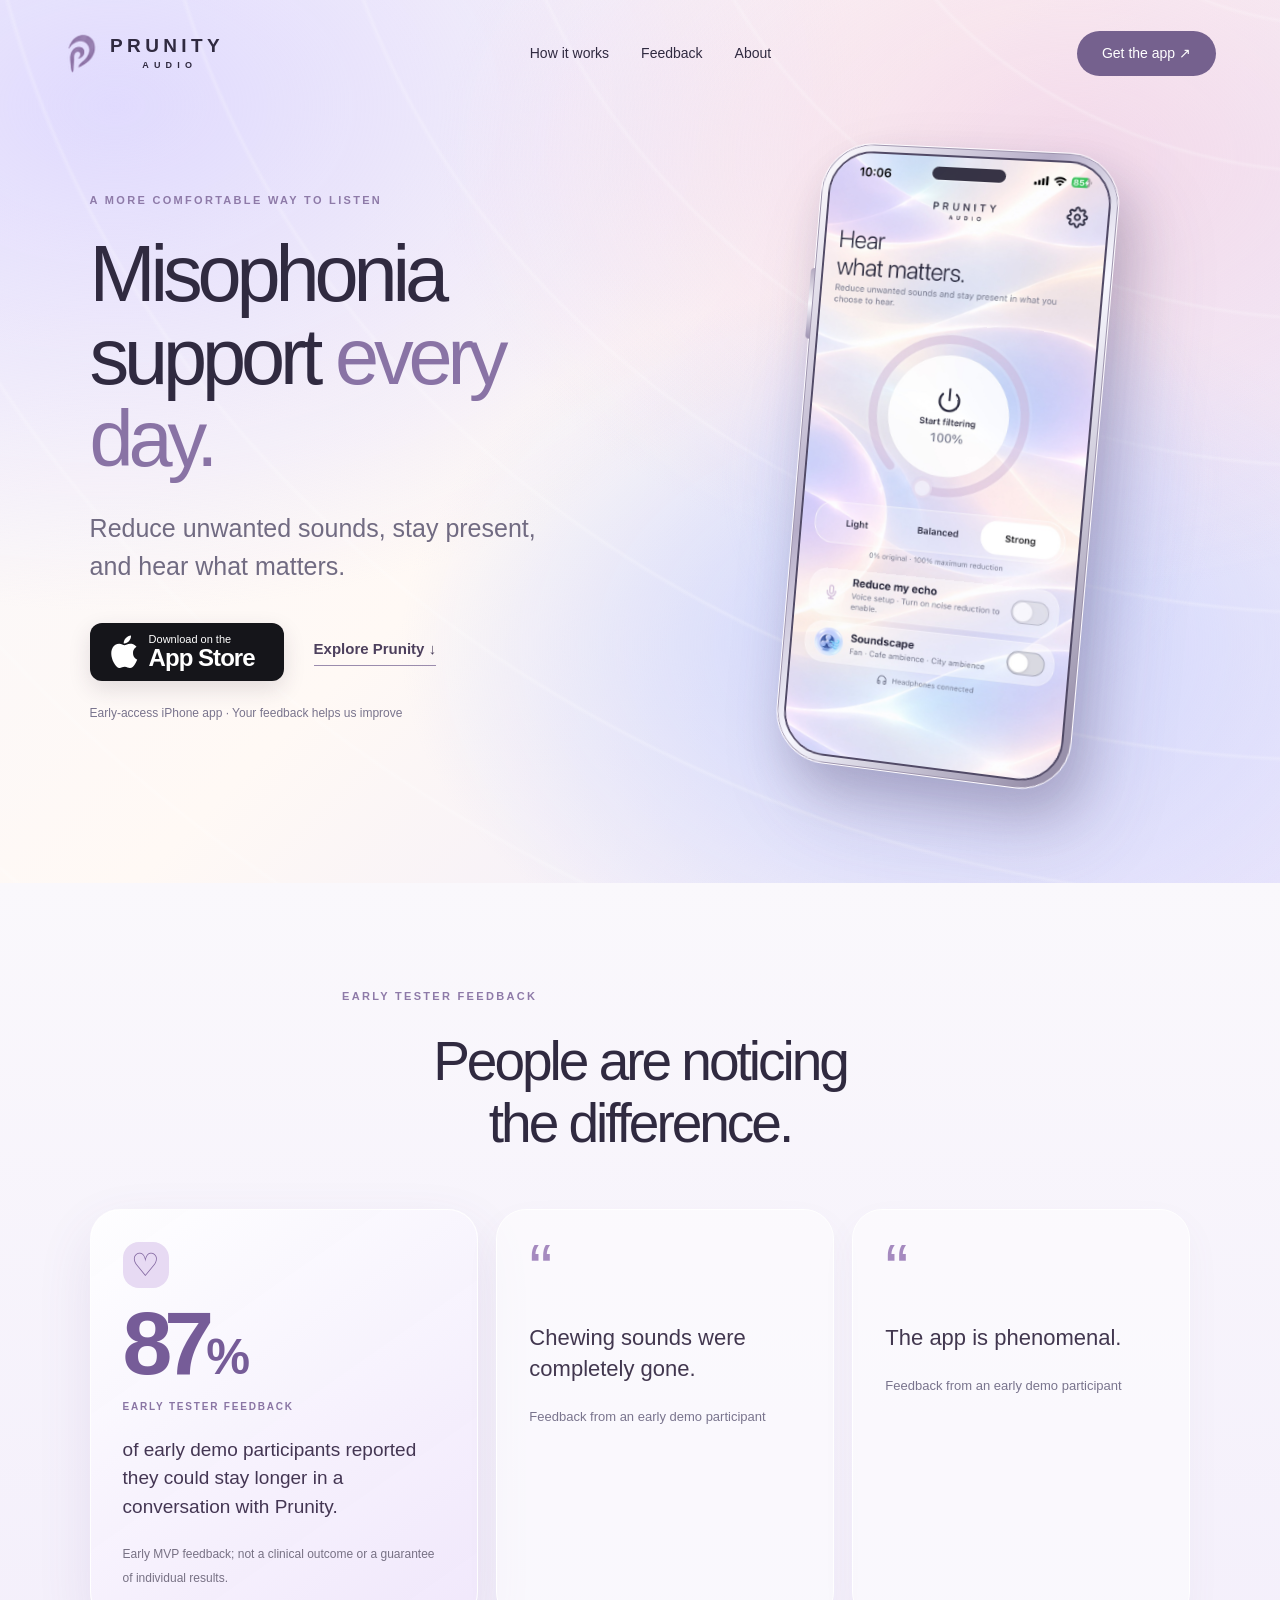
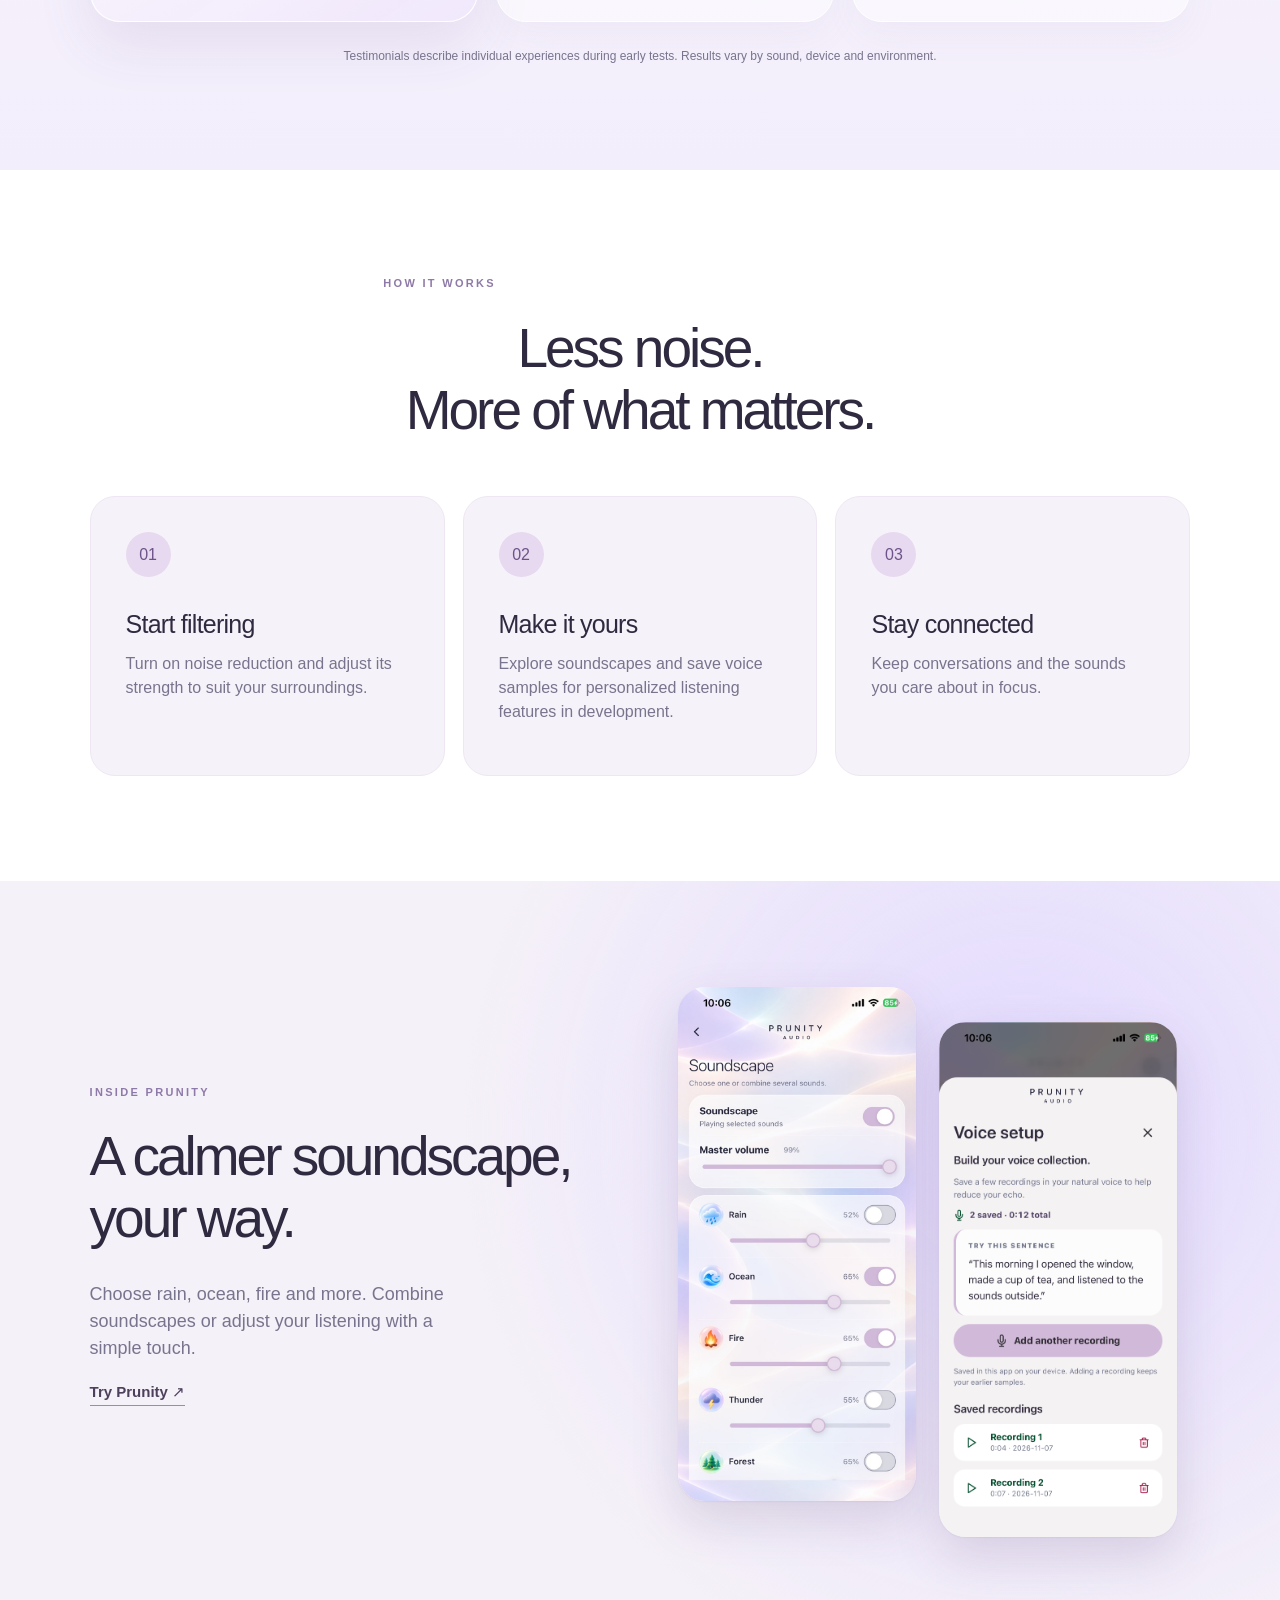
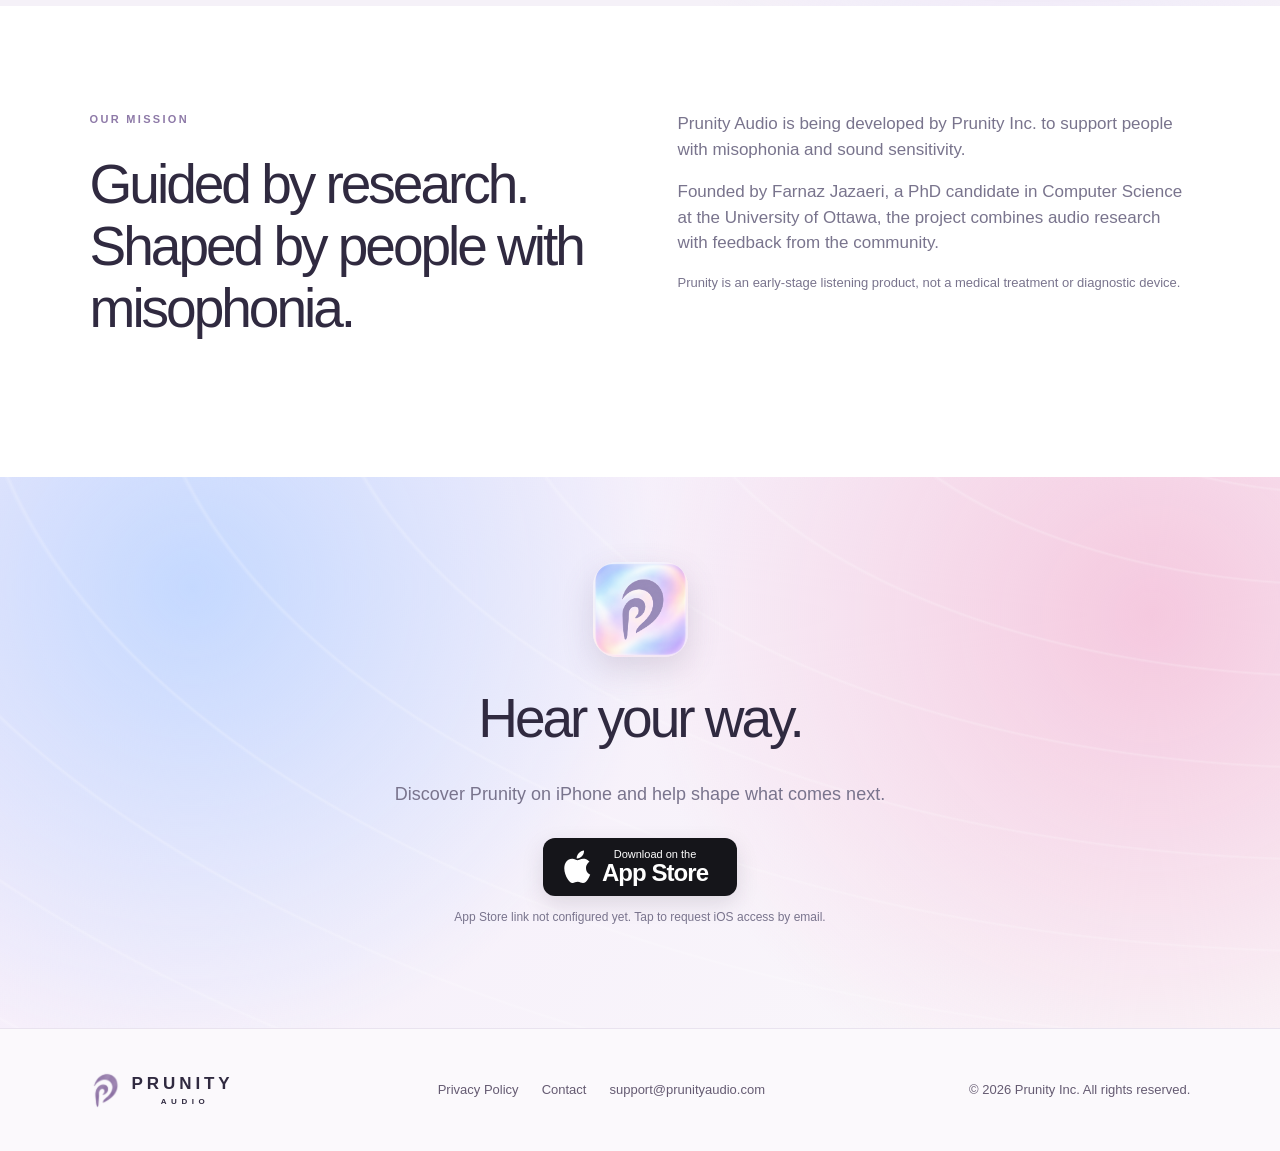
<file: index.html>
<!doctype html>
<html lang="en"><head><meta charset="utf-8"><meta name="viewport" content="width=device-width, initial-scale=1"><meta name="theme-color" content="#f5f0fa"><meta name="description" content="Prunity Audio is an early-access listening app supporting people with misophonia and sound sensitivity. Explore sound filtering, soundscapes and real user feedback."><title>Prunity Audio | Misophonia support every day</title><link rel="canonical" href="https://prunityaudio.com/"><link rel="stylesheet" href="styles.css"><link rel="stylesheet" href="landing.css"><script src="site.js" defer></script></head>
<body class="landing" id="top"><a class="skip" href="#main">Skip to content</a>
<header class="landing-header"><a class="brand brand-lockup" href="#top" aria-label="Prunity Audio home"><img class="brand-mark" src="assets/prunity-mark-transparent.png" alt=""><span class="brand-type"><span class="brand-name">PRUNITY</span><span class="brand-sub">AUDIO</span></span></a><nav aria-label="Main navigation"><a href="#how">How it works</a><a href="#reviews">Feedback</a><a href="#about">About</a></nav><a class="header-pill app-link" href="#get-app">Get the app <span aria-hidden="true">↗</span></a></header>
<main id="main">
<section class="landing-hero"><div class="hero-copy"><p class="kicker">A MORE COMFORTABLE WAY TO LISTEN</p><h1>Misophonia<br>support <em>every day.</em></h1><p class="hero-description">Reduce unwanted sounds, stay present, and hear what matters.</p><div class="hero-actions"><a class="store-badge app-link" href="#get-app" aria-label="Get Prunity for iPhone"><svg viewBox="0 0 28 34" aria-hidden="true"><path fill="currentColor" d="M23.5 18c0-4.1 3.4-6.1 3.5-6.2-1.9-2.7-4.8-3.1-5.8-3.1-2.5-.3-4.9 1.5-6.2 1.5s-3.2-1.5-5.3-1.4C7 8.8 4.5 10.4 3.1 12.8c-2.8 4.9-.7 12.2 2 16.2 1.4 2 3 4.2 5 4.1 2-.1 2.8-1.3 5.2-1.3s3.1 1.3 5.2 1.3c2.1 0 3.5-1.9 4.9-3.9 1.6-2.3 2.2-4.5 2.3-4.6-.1 0-4.2-1.6-4.2-6.6ZM19.6 6.1c1.2-1.5 2.1-3.5 1.9-5.5-1.8.1-4 1.2-5.3 2.7-1.2 1.3-2.2 3.4-2 5.3 2 .2 4-1 5.4-2.5Z"/></svg><span><small>Download on the</small><strong>App Store</strong></span></a><a class="quiet-link" href="#how">Explore Prunity <span aria-hidden="true">↓</span></a></div><p class="hero-fine">Early-access iPhone app · Your feedback helps us improve</p></div><div class="hero-visual"><div class="phone-stage"><div class="phone-halo" aria-hidden="true"></div><div class="phone-shell"><div class="phone-screen"><img src="assets/home-real.jpeg" alt="Actual Prunity iPhone app screen, showing sound filtering, strength controls, voice echo reduction, and soundscapes" fetchpriority="high" width="710" height="1536"><span class="phone-island" aria-hidden="true"></span></div></div></div></div></section>
<section class="social-proof" id="reviews"><p class="kicker">EARLY TESTER FEEDBACK</p><h2>People are noticing<br>the difference.</h2><div class="proof-layout"><article class="proof-feature"><div class="proof-stat"><span class="proof-stat-icon" aria-hidden="true">♡</span><div class="proof-number">87<span>%</span></div><div class="proof-stat-label">Early tester feedback</div></div><p>of early demo participants reported they could stay longer in a conversation with Prunity.</p><small>Early MVP feedback; not a clinical outcome or a guarantee of individual results.</small></article><article class="proof-quote"><span class="quote-mark">“</span><blockquote>Chewing sounds were completely gone.</blockquote><p>Feedback from an early demo participant</p></article><article class="proof-quote"><span class="quote-mark">“</span><blockquote>The app is phenomenal.</blockquote><p>Feedback from an early demo participant</p></article></div><p class="proof-footnote">Testimonials describe individual experiences during early tests. Results vary by sound, device and environment.</p></section>
<section class="simple-section" id="how"><div class="section-heading"><p class="kicker">HOW IT WORKS</p><h2>Less noise.<br>More of what matters.</h2></div><div class="steps"><article><span>01</span><h3>Start filtering</h3><p>Turn on noise reduction and adjust its strength to suit your surroundings.</p></article><article><span>02</span><h3>Make it yours</h3><p>Explore soundscapes and save voice samples for personalized listening features in development.</p></article><article><span>03</span><h3>Stay connected</h3><p>Keep conversations and the sounds you care about in focus.</p></article></div></section>
<section class="app-preview"><div class="preview-copy"><p class="kicker">INSIDE PRUNITY</p><h2>A calmer soundscape,<br>your way.</h2><p>Choose rain, ocean, fire and more. Combine soundscapes or adjust your listening with a simple touch.</p><a class="quiet-link" href="#get-app">Try Prunity <span aria-hidden="true">↗</span></a></div><div class="preview-images"><img src="assets/soundscapes-real.jpeg" loading="lazy" alt="Actual Prunity soundscape controls" width="710" height="1536"><img src="assets/voice-real.png" loading="lazy" alt="Actual Prunity voice setup screen" width="1170" height="2532"></div></section>
<section class="about-simple" id="about"><div><p class="kicker">OUR MISSION</p><h2>Guided by research.<br>Shaped by people with misophonia.</h2></div><div><p>Prunity Audio is being developed by Prunity Inc. to support people with misophonia and sound sensitivity.</p><p>Founded by Farnaz Jazaeri, a PhD candidate in Computer Science at the University of Ottawa, the project combines audio research with feedback from the community.</p><p class="disclaimer">Prunity is an early-stage listening product, not a medical treatment or diagnostic device.</p></div></section>
<section class="final-cta" id="get-app"><img src="assets/app-icon.jpeg" alt="Prunity app icon" class="app-icon"><h2>Hear your way.</h2><p>Discover Prunity on iPhone and help shape what comes next.</p><a class="store-badge app-link" href="mailto:support@prunityaudio.com?subject=Prunity%20iOS%20access" aria-label="Get Prunity for iPhone"><svg viewBox="0 0 28 34" aria-hidden="true"><path fill="currentColor" d="M23.5 18c0-4.1 3.4-6.1 3.5-6.2-1.9-2.7-4.8-3.1-5.8-3.1-2.5-.3-4.9 1.5-6.2 1.5s-3.2-1.5-5.3-1.4C7 8.8 4.5 10.4 3.1 12.8c-2.8 4.9-.7 12.2 2 16.2 1.4 2 3 4.2 5 4.1 2-.1 2.8-1.3 5.2-1.3s3.1 1.3 5.2 1.3c2.1 0 3.5-1.9 4.9-3.9 1.6-2.3 2.2-4.5 2.3-4.6-.1 0-4.2-1.6-4.2-6.6ZM19.6 6.1c1.2-1.5 2.1-3.5 1.9-5.5-1.8.1-4 1.2-5.3 2.7-1.2 1.3-2.2 3.4-2 5.3 2 .2 4-1 5.4-2.5Z"/></svg><span><small>Download on the</small><strong>App Store</strong></span></a><p class="store-note" id="download-note">App Store link not configured yet. Tap to request iOS access by email.</p></section>
</main><footer class="landing-footer"><a class="footer-brand brand-lockup" href="#top" aria-label="Prunity Audio home"><img class="brand-mark" src="assets/prunity-mark-transparent.png" alt=""><span class="brand-type"><span class="brand-name">PRUNITY</span><span class="brand-sub">AUDIO</span></span></a><div><a href="/privacy/">Privacy Policy</a><a href="mailto:support@prunityaudio.com">Contact</a><a href="mailto:support@prunityaudio.com">support@prunityaudio.com</a></div><p>© 2026 Prunity Inc. All rights reserved.</p></footer></body></html>
</file>
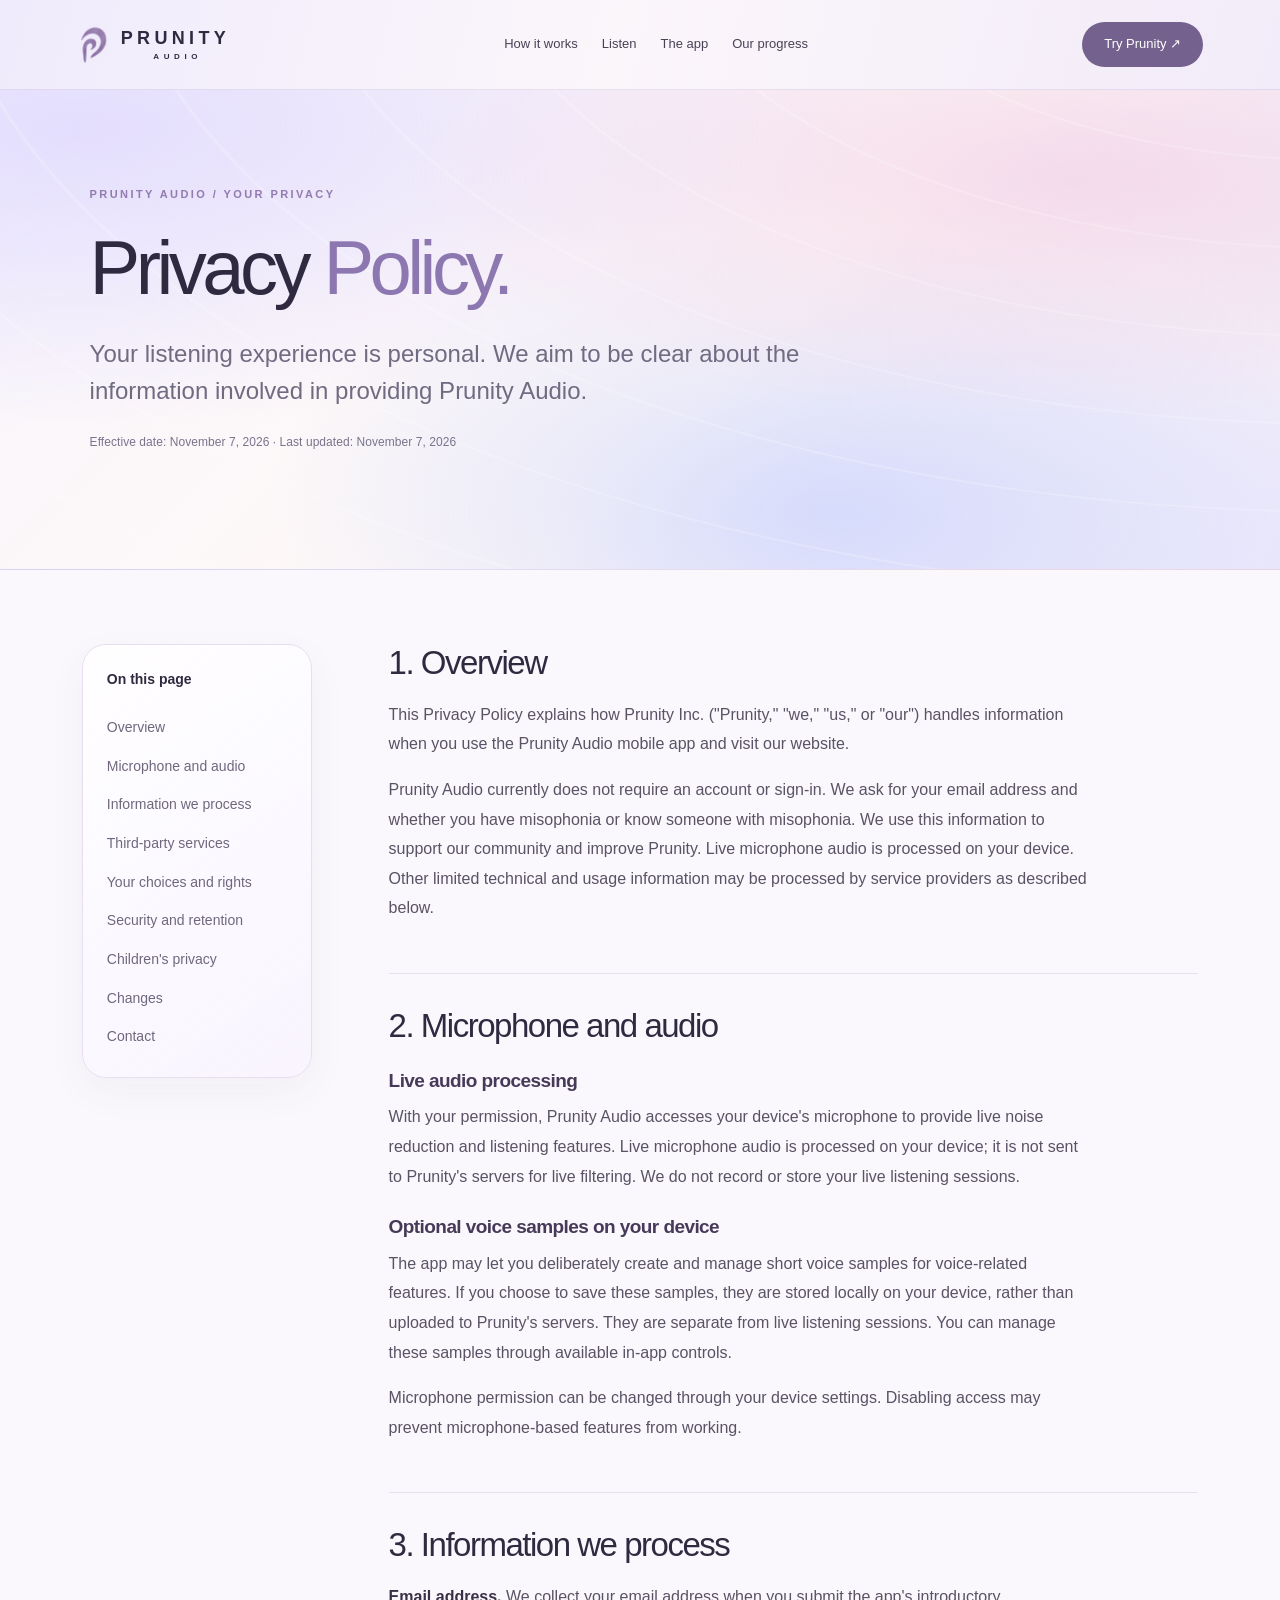
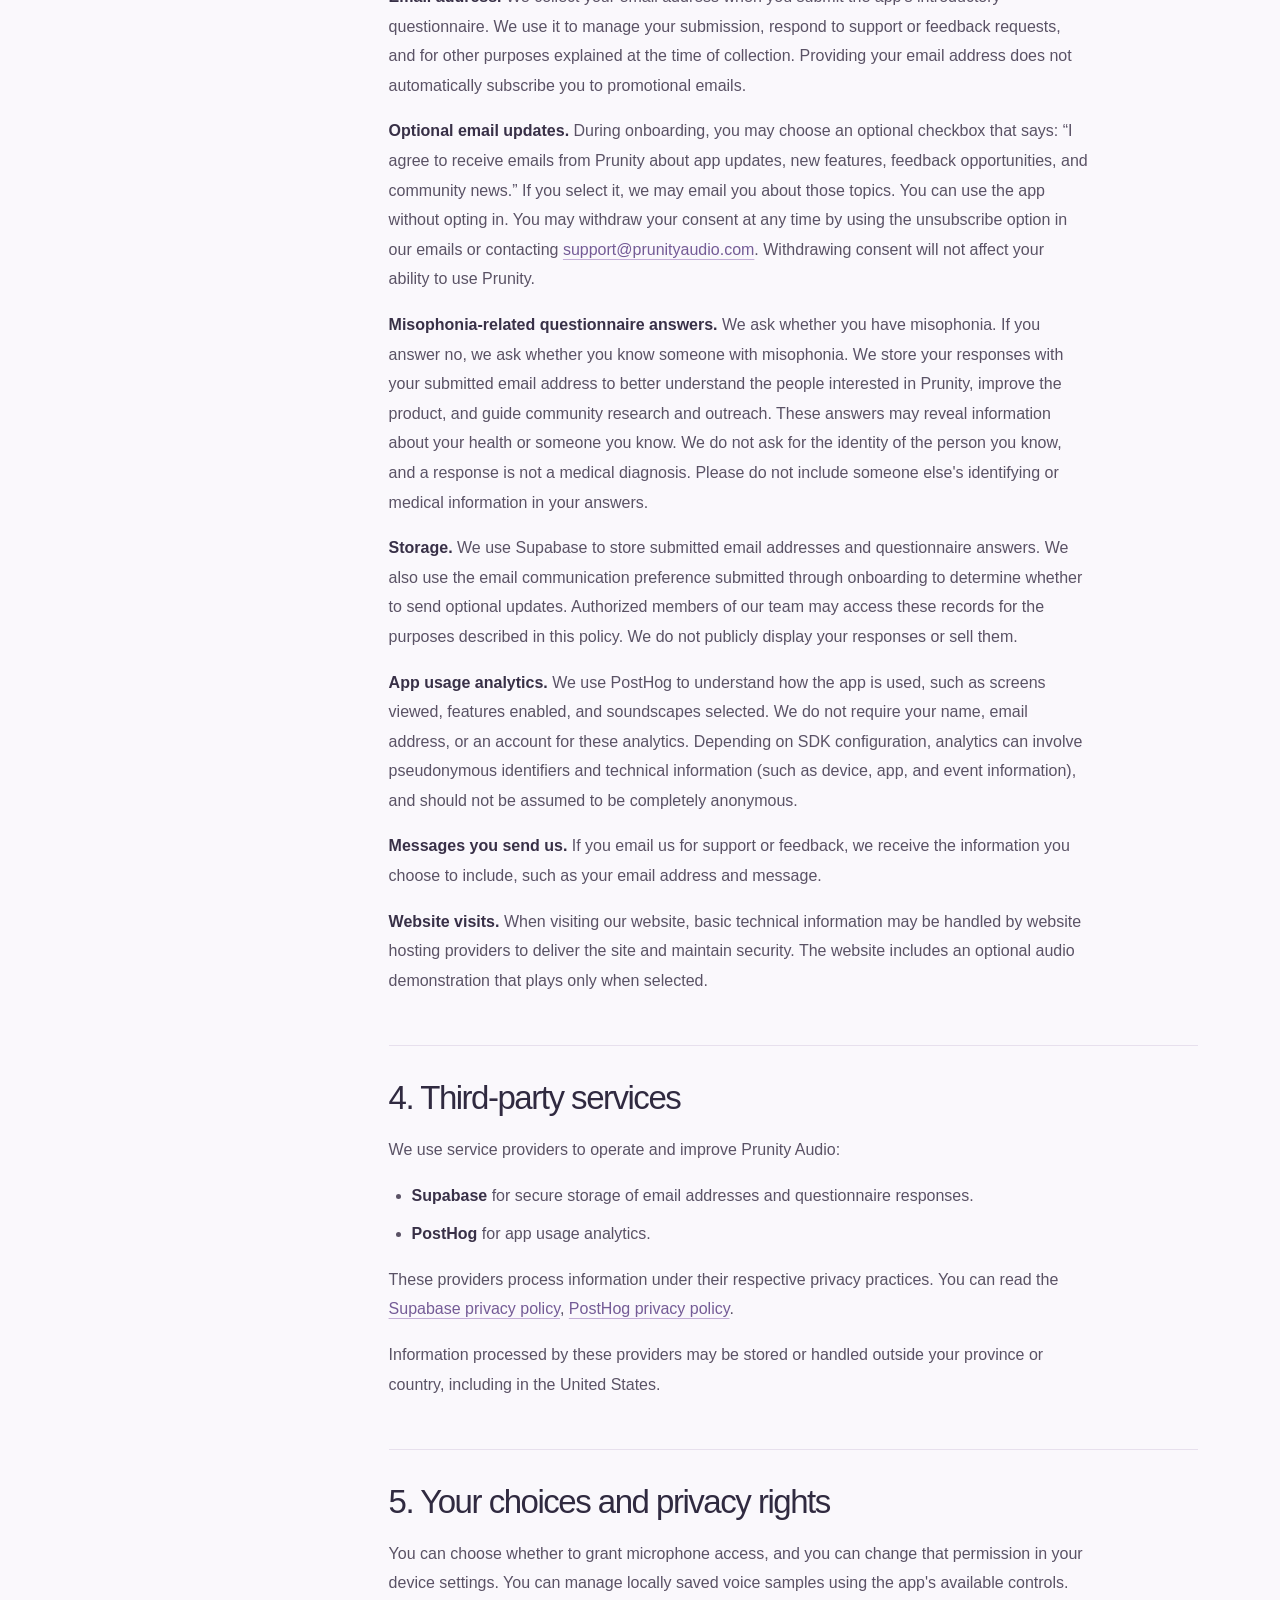
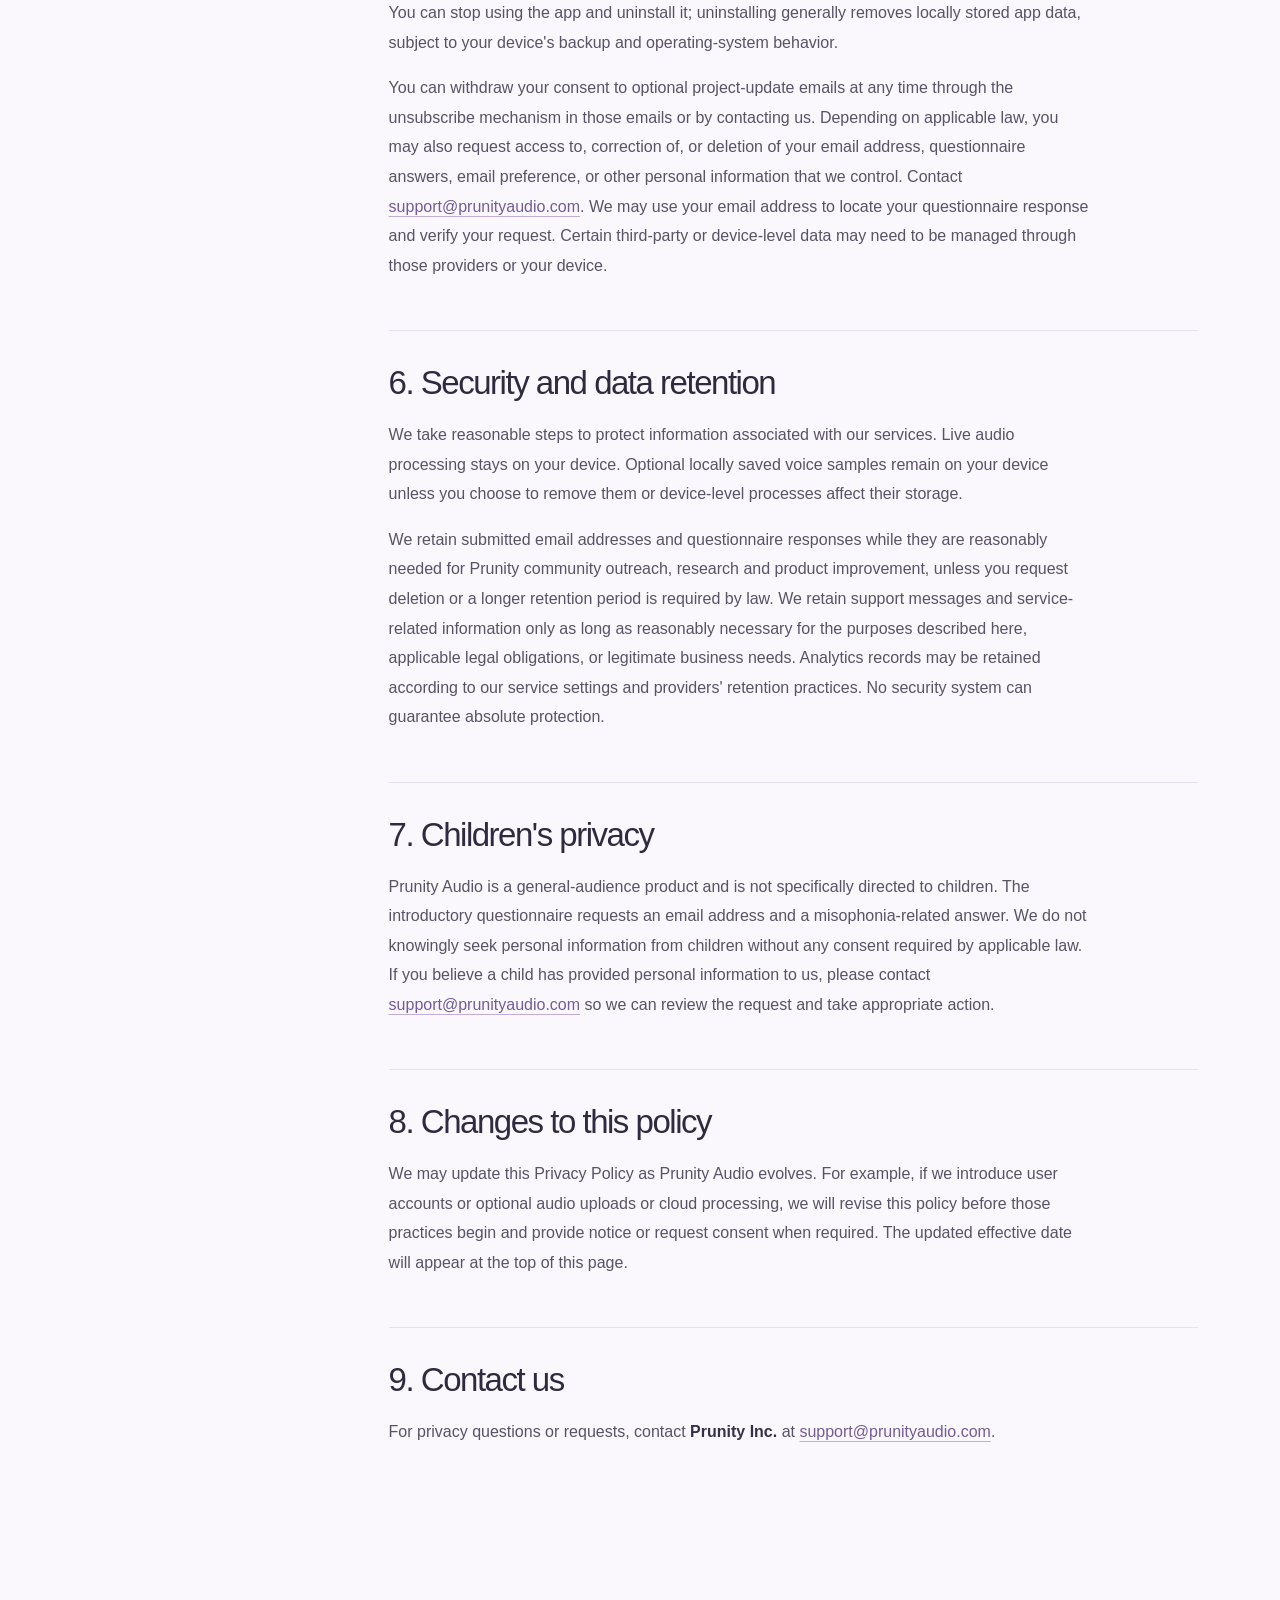
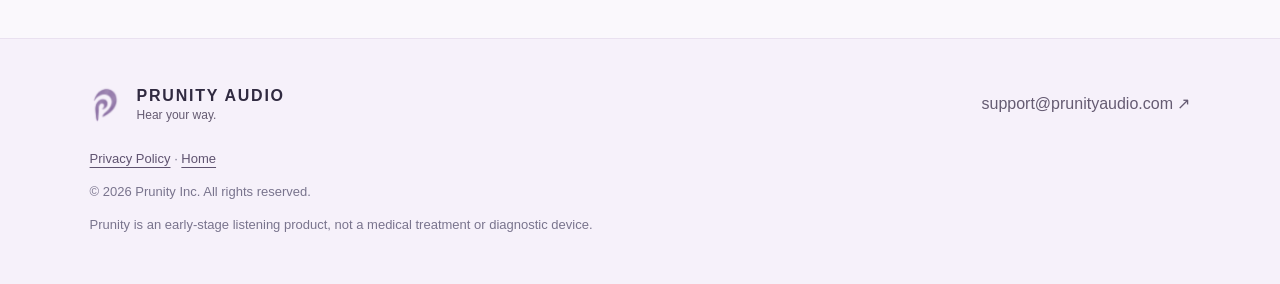
<file: privacy/index.html>
<!doctype html>
<html lang="en">
<head>
  <meta charset="utf-8">
  <meta name="viewport" content="width=device-width,initial-scale=1">
  <title>Privacy Policy | Prunity Audio</title>
  <meta name="description" content="Learn how Prunity Audio handles email addresses, optional misophonia-related answers, microphone audio, and app analytics.">
  <link rel="canonical" href="https://prunityaudio.com/privacy/">
  <link rel="stylesheet" href="../styles.css">
  <link rel="stylesheet" href="../privacy-theme.css">
</head>
<body class="privacy-lavender" id="top">
<a class="skip" href="#main">Skip to content</a>
<header class="header">
  <a class="brand-lockup" href="/" aria-label="Prunity Audio home"><img class="brand-mark" src="../assets/prunity-mark-transparent.png" alt=""><span class="brand-type"><span class="brand-name">PRUNITY</span><span class="brand-sub">AUDIO</span></span></a>
  <nav aria-label="Main navigation"><a href="/#how">How it works</a><a href="/#how">Listen</a><a href="/#get-app">The app</a><a href="/#reviews">Our progress</a></nav>
  <a class="header-cta" href="/#get-app">Try Prunity <span aria-hidden="true">↗</span></a>
</header>
<main id="main" class="policy-page">
  <section class="policy-hero">
    <div class="eyebrow">PRUNITY AUDIO / YOUR PRIVACY</div>
    <h1>Privacy <em>Policy.</em></h1>
    <p class="lead">Your listening experience is personal. We aim to be clear about the information involved in providing Prunity Audio.</p>
    <p class="fine">Effective date: November 7, 2026 · Last updated: November 7, 2026</p>
  </section>
  <div class="policy-layout">
    <aside class="policy-sidebar" aria-label="Privacy policy sections">
      <strong>On this page</strong>
      <a href="#overview">Overview</a><a href="#audio">Microphone and audio</a><a href="#information">Information we process</a><a href="#services">Third-party services</a><a href="#choices">Your choices and rights</a><a href="#security">Security and retention</a><a href="#children">Children's privacy</a><a href="#changes">Changes</a><a href="#contact">Contact</a>
    </aside>
    <div class="policy-content">
      <section id="overview"><h2>1. Overview</h2>
        <p>This Privacy Policy explains how Prunity Inc. ("Prunity," "we," "us," or "our") handles information when you use the Prunity Audio mobile app and visit our website.</p>
        <p>Prunity Audio currently does not require an account or sign-in. We ask for your email address and whether you have misophonia or know someone with misophonia. We use this information to support our community and improve Prunity. Live microphone audio is processed on your device. Other limited technical and usage information may be processed by service providers as described below.</p>
      </section>
      <section id="audio"><h2>2. Microphone and audio</h2>
        <h3>Live audio processing</h3><p>With your permission, Prunity Audio accesses your device's microphone to provide live noise reduction and listening features. Live microphone audio is processed on your device; it is not sent to Prunity's servers for live filtering. We do not record or store your live listening sessions.</p>
        <h3>Optional voice samples on your device</h3><p>The app may let you deliberately create and manage short voice samples for voice-related features. If you choose to save these samples, they are stored locally on your device, rather than uploaded to Prunity's servers. They are separate from live listening sessions. You can manage these samples through available in-app controls.</p>
        <p>Microphone permission can be changed through your device settings. Disabling access may prevent microphone-based features from working.</p>
      </section>
      <section id="information"><h2>3. Information we process</h2>
        <p><strong>Email address.</strong> We collect your email address when you submit the app's introductory questionnaire. We use it to manage your submission, respond to support or feedback requests, and for other purposes explained at the time of collection. Providing your email address does not automatically subscribe you to promotional emails.</p>
        <p><strong>Optional email updates.</strong> During onboarding, you may choose an optional checkbox that says: “I agree to receive emails from Prunity about app updates, new features, feedback opportunities, and community news.” If you select it, we may email you about those topics. You can use the app without opting in. You may withdraw your consent at any time by using the unsubscribe option in our emails or contacting <a href="mailto:support@prunityaudio.com">support@prunityaudio.com</a>. Withdrawing consent will not affect your ability to use Prunity.</p>
        <p><strong>Misophonia-related questionnaire answers.</strong> We ask whether you have misophonia. If you answer no, we ask whether you know someone with misophonia. We store your responses with your submitted email address to better understand the people interested in Prunity, improve the product, and guide community research and outreach. These answers may reveal information about your health or someone you know. We do not ask for the identity of the person you know, and a response is not a medical diagnosis. Please do not include someone else's identifying or medical information in your answers.</p>
        <p><strong>Storage.</strong> We use Supabase to store submitted email addresses and questionnaire answers. We also use the email communication preference submitted through onboarding to determine whether to send optional updates. Authorized members of our team may access these records for the purposes described in this policy. We do not publicly display your responses or sell them.</p>
        <p><strong>App usage analytics.</strong> We use PostHog to understand how the app is used, such as screens viewed, features enabled, and soundscapes selected. We do not require your name, email address, or an account for these analytics. Depending on SDK configuration, analytics can involve pseudonymous identifiers and technical information (such as device, app, and event information), and should not be assumed to be completely anonymous.</p>
        <p><strong>Messages you send us.</strong> If you email us for support or feedback, we receive the information you choose to include, such as your email address and message.</p>
        <p><strong>Website visits.</strong> When visiting our website, basic technical information may be handled by website hosting providers to deliver the site and maintain security. The website includes an optional audio demonstration that plays only when selected.</p>
      </section>
      <section id="services"><h2>4. Third-party services</h2>
        <p>We use service providers to operate and improve Prunity Audio:</p>
        <ul><li><strong>Supabase</strong> for secure storage of email addresses and questionnaire responses.</li><li><strong>PostHog</strong> for app usage analytics.</li></ul>
        <p>These providers process information under their respective privacy practices. You can read the <a href="https://supabase.com/privacy" target="_blank" rel="noopener noreferrer">Supabase privacy policy</a>, <a href="https://posthog.com/privacy" target="_blank" rel="noopener noreferrer">PostHog privacy policy</a>.</p>
        <p>Information processed by these providers may be stored or handled outside your province or country, including in the United States.</p>
      </section>
      <section id="choices"><h2>5. Your choices and privacy rights</h2>
        <p>You can choose whether to grant microphone access, and you can change that permission in your device settings. You can manage locally saved voice samples using the app's available controls. You can stop using the app and uninstall it; uninstalling generally removes locally stored app data, subject to your device's backup and operating-system behavior.</p>
        <p>You can withdraw your consent to optional project-update emails at any time through the unsubscribe mechanism in those emails or by contacting us. Depending on applicable law, you may also request access to, correction of, or deletion of your email address, questionnaire answers, email preference, or other personal information that we control. Contact <a href="mailto:support@prunityaudio.com">support@prunityaudio.com</a>. We may use your email address to locate your questionnaire response and verify your request. Certain third-party or device-level data may need to be managed through those providers or your device.</p>
      </section>
      <section id="security"><h2>6. Security and data retention</h2>
        <p>We take reasonable steps to protect information associated with our services. Live audio processing stays on your device. Optional locally saved voice samples remain on your device unless you choose to remove them or device-level processes affect their storage.</p>
        <p>We retain submitted email addresses and questionnaire responses while they are reasonably needed for Prunity community outreach, research and product improvement, unless you request deletion or a longer retention period is required by law. We retain support messages and service-related information only as long as reasonably necessary for the purposes described here, applicable legal obligations, or legitimate business needs. Analytics records may be retained according to our service settings and providers' retention practices. No security system can guarantee absolute protection.</p>
      </section>
      <section id="children"><h2>7. Children's privacy</h2>
        <p>Prunity Audio is a general-audience product and is not specifically directed to children. The introductory questionnaire requests an email address and a misophonia-related answer. We do not knowingly seek personal information from children without any consent required by applicable law. If you believe a child has provided personal information to us, please contact <a href="mailto:support@prunityaudio.com">support@prunityaudio.com</a> so we can review the request and take appropriate action.</p>
      </section>
      <section id="changes"><h2>8. Changes to this policy</h2>
        <p>We may update this Privacy Policy as Prunity Audio evolves. For example, if we introduce user accounts or optional audio uploads or cloud processing, we will revise this policy before those practices begin and provide notice or request consent when required. The updated effective date will appear at the top of this page.</p>
      </section>
      <section id="contact"><h2>9. Contact us</h2>
        <p>For privacy questions or requests, contact <strong>Prunity Inc.</strong> at <a href="mailto:support@prunityaudio.com">support@prunityaudio.com</a>.</p>
      </section>
    </div>
  </div>
</main>
<footer><div class="footer-top"><div><span class="policy-footer-brand"><img class="brand-mark" src="../assets/prunity-mark-transparent.png" alt=""></span><span class="footer-original-brand"><strong>Prunity Audio</strong><span>Hear your way.</span></span></div><a href="mailto:support@prunityaudio.com">support@prunityaudio.com ↗</a></div><p class="footer-links"><a href="/privacy/" aria-current="page">Privacy Policy</a> · <a href="/">Home</a></p><p>© 2026 Prunity Inc. All rights reserved.</p><p class="fine">Prunity is an early-stage listening product, not a medical treatment or diagnostic device.</p></footer>
</body></html>
</file>
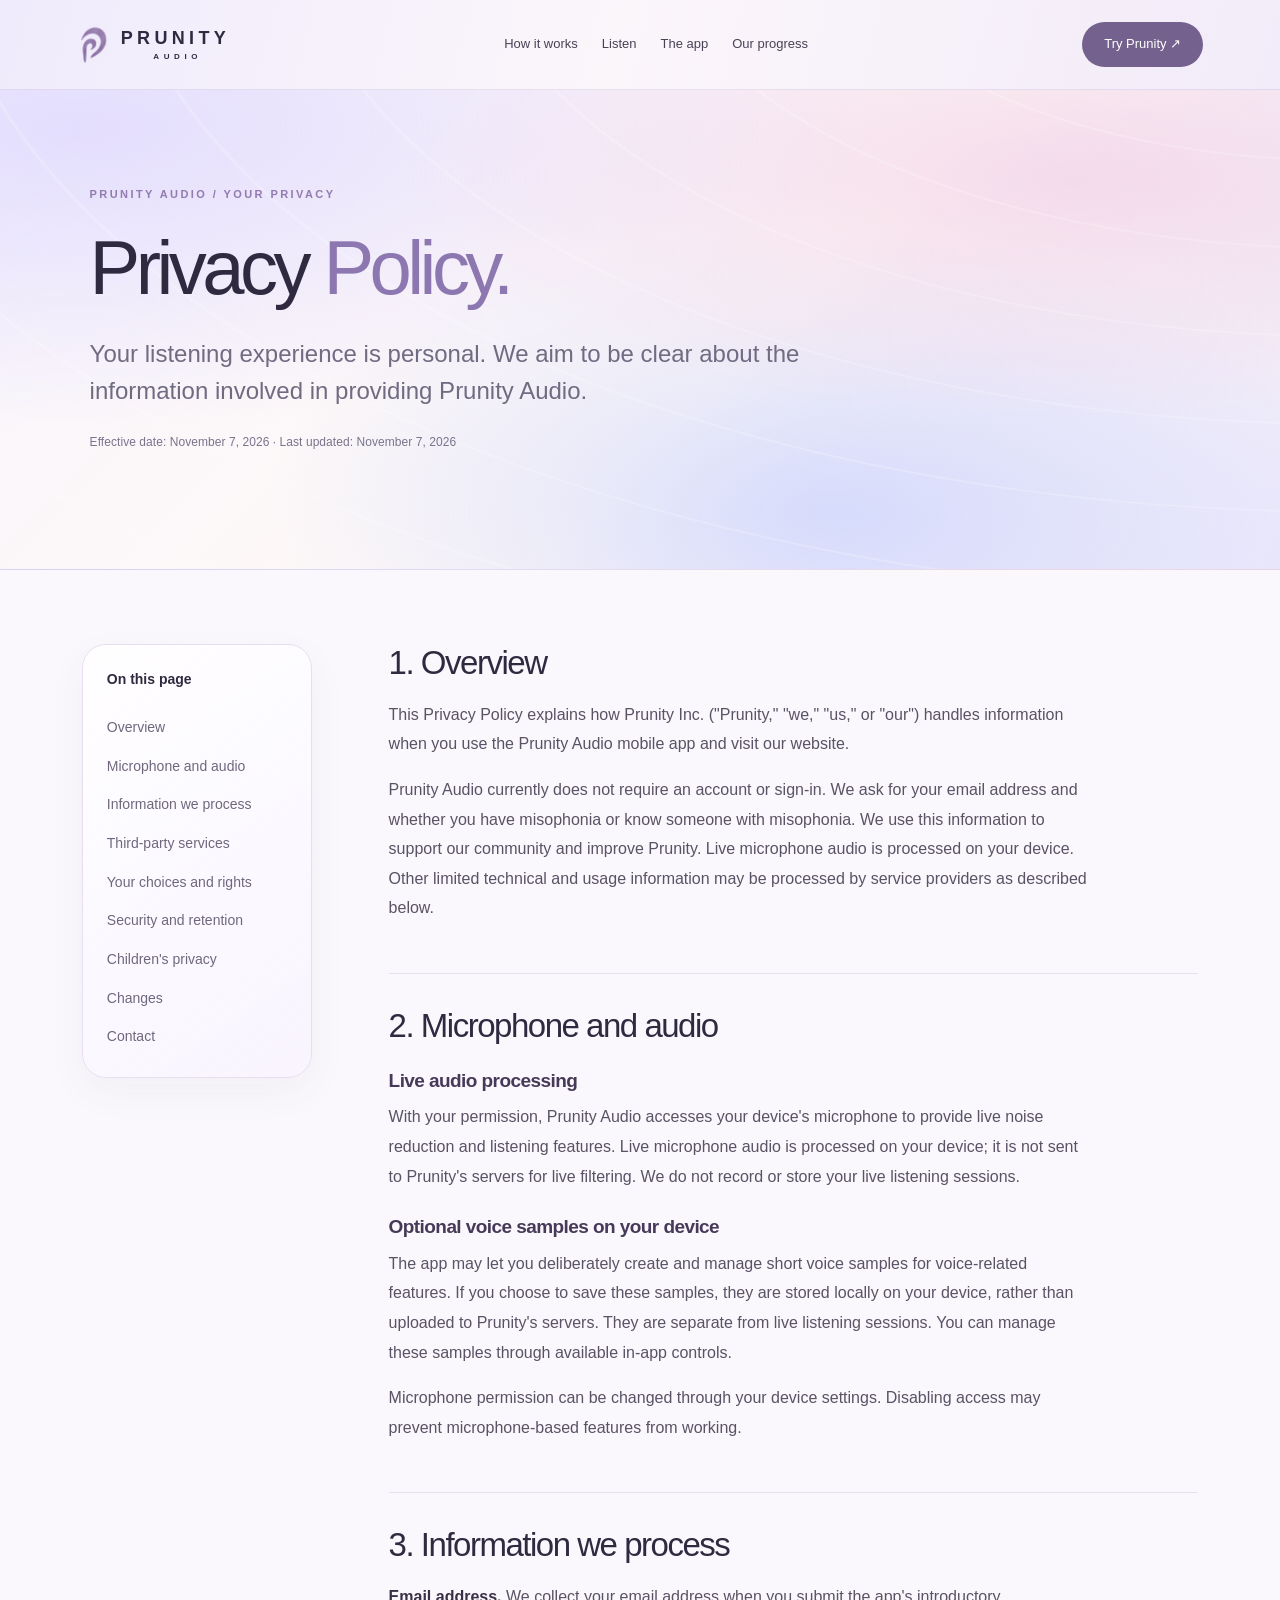
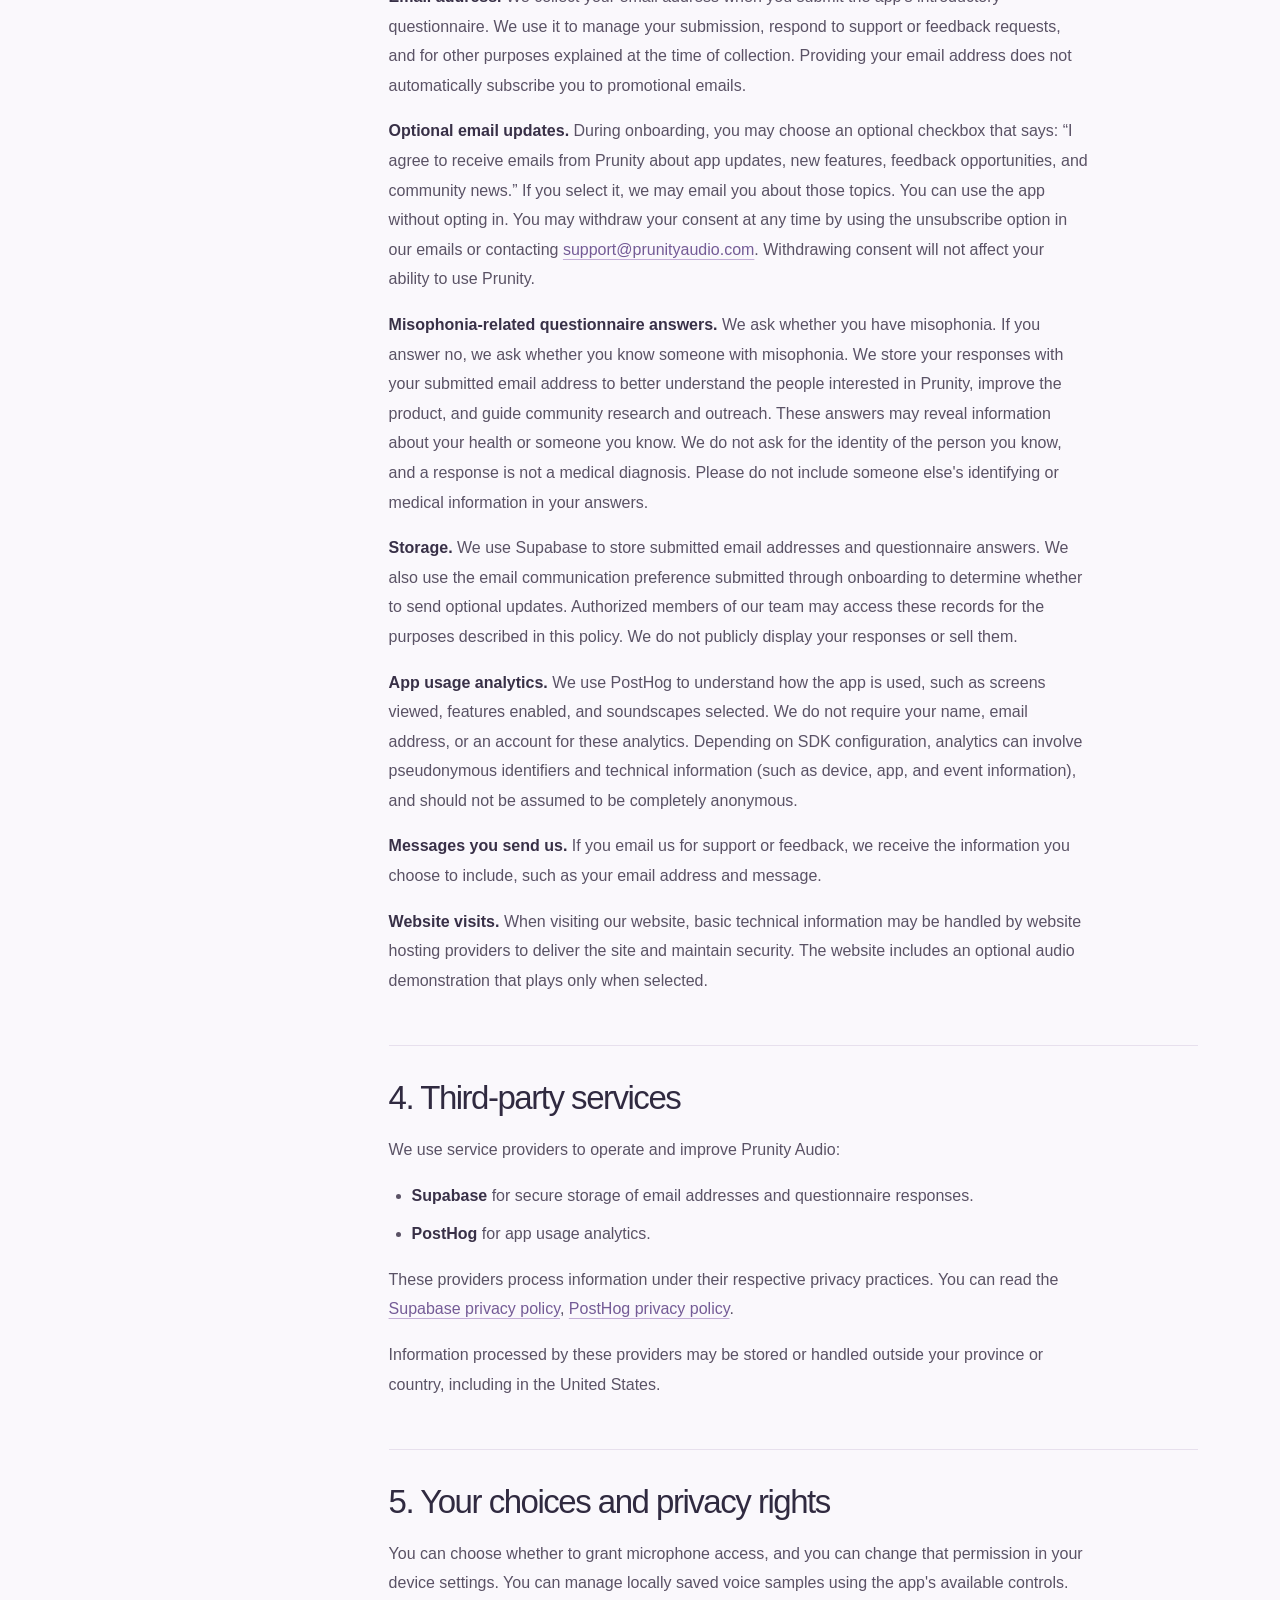
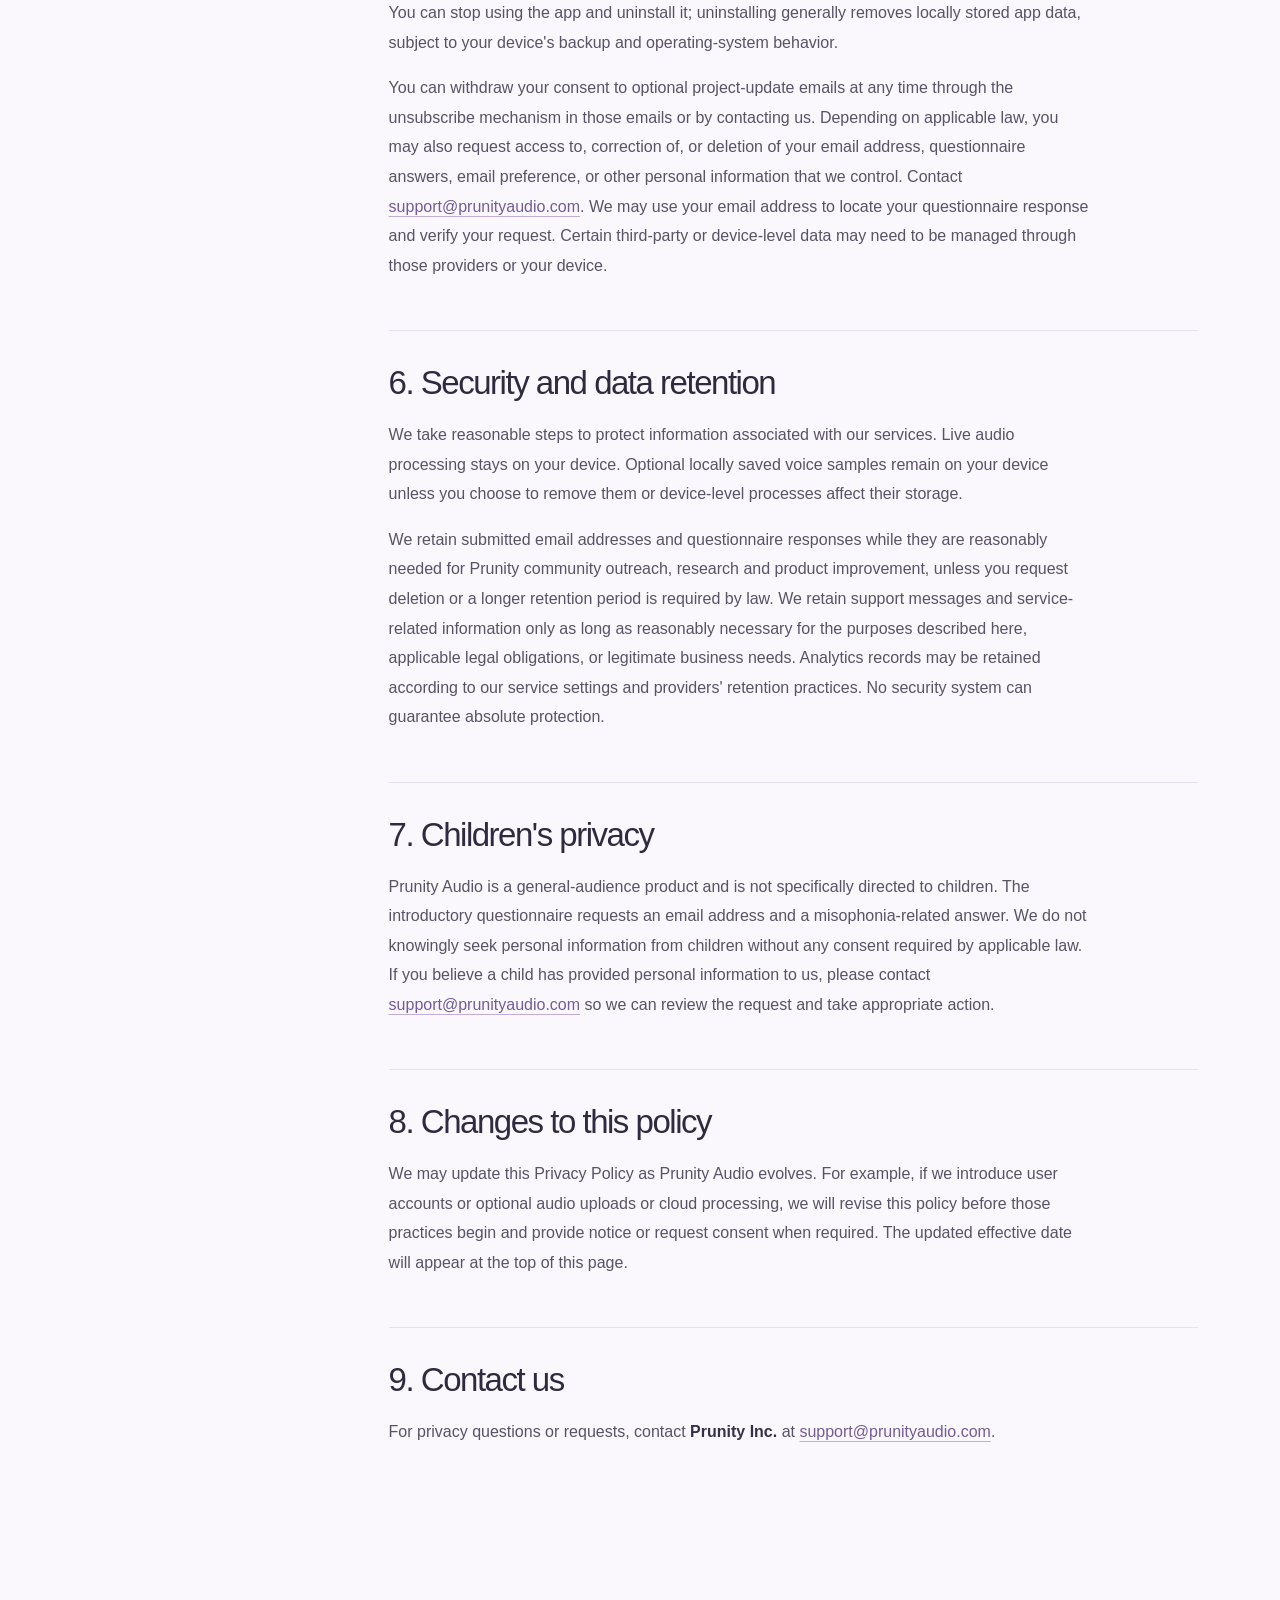
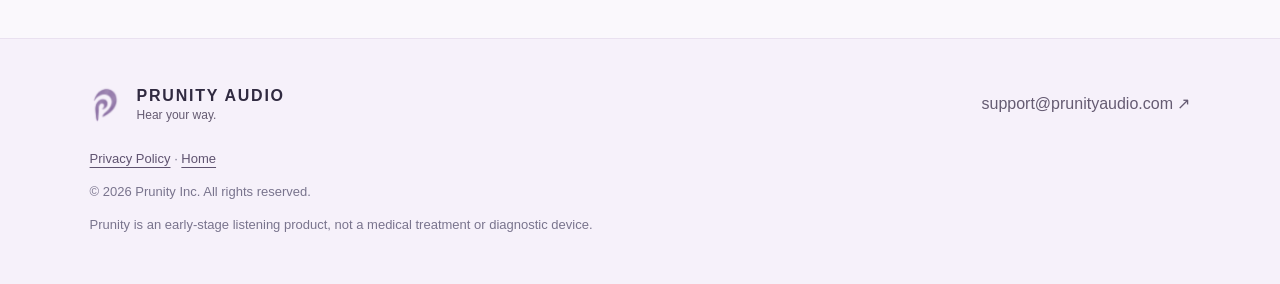
<file: privacy.html>
<!doctype html>
<html lang="en">
<head>
  <meta charset="utf-8">
  <meta name="viewport" content="width=device-width,initial-scale=1">
  <title>Privacy Policy | Prunity Audio</title>
  <meta name="description" content="Learn how Prunity Audio handles email addresses, optional misophonia-related answers, microphone audio, and app analytics.">
  <link rel="canonical" href="https://prunityaudio.com/privacy/">
  <link rel="stylesheet" href="styles.css">
  <link rel="stylesheet" href="privacy-theme.css">
</head>
<body class="privacy-lavender" id="top">
<a class="skip" href="#main">Skip to content</a>
<header class="header">
  <a class="brand-lockup" href="/" aria-label="Prunity Audio home"><img class="brand-mark" src="assets/prunity-mark-transparent.png" alt=""><span class="brand-type"><span class="brand-name">PRUNITY</span><span class="brand-sub">AUDIO</span></span></a>
  <nav aria-label="Main navigation"><a href="/#how">How it works</a><a href="/#how">Listen</a><a href="/#get-app">The app</a><a href="/#reviews">Our progress</a></nav>
  <a class="header-cta" href="/#get-app">Try Prunity <span aria-hidden="true">↗</span></a>
</header>
<main id="main" class="policy-page">
  <section class="policy-hero">
    <div class="eyebrow">PRUNITY AUDIO / YOUR PRIVACY</div>
    <h1>Privacy <em>Policy.</em></h1>
    <p class="lead">Your listening experience is personal. We aim to be clear about the information involved in providing Prunity Audio.</p>
    <p class="fine">Effective date: November 7, 2026 · Last updated: November 7, 2026</p>
  </section>
  <div class="policy-layout">
    <aside class="policy-sidebar" aria-label="Privacy policy sections">
      <strong>On this page</strong>
      <a href="#overview">Overview</a><a href="#audio">Microphone and audio</a><a href="#information">Information we process</a><a href="#services">Third-party services</a><a href="#choices">Your choices and rights</a><a href="#security">Security and retention</a><a href="#children">Children's privacy</a><a href="#changes">Changes</a><a href="#contact">Contact</a>
    </aside>
    <div class="policy-content">
      <section id="overview"><h2>1. Overview</h2>
        <p>This Privacy Policy explains how Prunity Inc. ("Prunity," "we," "us," or "our") handles information when you use the Prunity Audio mobile app and visit our website.</p>
        <p>Prunity Audio currently does not require an account or sign-in. We ask for your email address and whether you have misophonia or know someone with misophonia. We use this information to support our community and improve Prunity. Live microphone audio is processed on your device. Other limited technical and usage information may be processed by service providers as described below.</p>
      </section>
      <section id="audio"><h2>2. Microphone and audio</h2>
        <h3>Live audio processing</h3><p>With your permission, Prunity Audio accesses your device's microphone to provide live noise reduction and listening features. Live microphone audio is processed on your device; it is not sent to Prunity's servers for live filtering. We do not record or store your live listening sessions.</p>
        <h3>Optional voice samples on your device</h3><p>The app may let you deliberately create and manage short voice samples for voice-related features. If you choose to save these samples, they are stored locally on your device, rather than uploaded to Prunity's servers. They are separate from live listening sessions. You can manage these samples through available in-app controls.</p>
        <p>Microphone permission can be changed through your device settings. Disabling access may prevent microphone-based features from working.</p>
      </section>
      <section id="information"><h2>3. Information we process</h2>
        <p><strong>Email address.</strong> We collect your email address when you submit the app's introductory questionnaire. We use it to manage your submission, respond to support or feedback requests, and for other purposes explained at the time of collection. Providing your email address does not automatically subscribe you to promotional emails.</p>
        <p><strong>Optional email updates.</strong> During onboarding, you may choose an optional checkbox that says: “I agree to receive emails from Prunity about app updates, new features, feedback opportunities, and community news.” If you select it, we may email you about those topics. You can use the app without opting in. You may withdraw your consent at any time by using the unsubscribe option in our emails or contacting <a href="mailto:support@prunityaudio.com">support@prunityaudio.com</a>. Withdrawing consent will not affect your ability to use Prunity.</p>
        <p><strong>Misophonia-related questionnaire answers.</strong> We ask whether you have misophonia. If you answer no, we ask whether you know someone with misophonia. We store your responses with your submitted email address to better understand the people interested in Prunity, improve the product, and guide community research and outreach. These answers may reveal information about your health or someone you know. We do not ask for the identity of the person you know, and a response is not a medical diagnosis. Please do not include someone else's identifying or medical information in your answers.</p>
        <p><strong>Storage.</strong> We use Supabase to store submitted email addresses and questionnaire answers. We also use the email communication preference submitted through onboarding to determine whether to send optional updates. Authorized members of our team may access these records for the purposes described in this policy. We do not publicly display your responses or sell them.</p>
        <p><strong>App usage analytics.</strong> We use PostHog to understand how the app is used, such as screens viewed, features enabled, and soundscapes selected. We do not require your name, email address, or an account for these analytics. Depending on SDK configuration, analytics can involve pseudonymous identifiers and technical information (such as device, app, and event information), and should not be assumed to be completely anonymous.</p>
        <p><strong>Messages you send us.</strong> If you email us for support or feedback, we receive the information you choose to include, such as your email address and message.</p>
        <p><strong>Website visits.</strong> When visiting our website, basic technical information may be handled by website hosting providers to deliver the site and maintain security. The website includes an optional audio demonstration that plays only when selected.</p>
      </section>
      <section id="services"><h2>4. Third-party services</h2>
        <p>We use service providers to operate and improve Prunity Audio:</p>
        <ul><li><strong>Supabase</strong> for secure storage of email addresses and questionnaire responses.</li><li><strong>PostHog</strong> for app usage analytics.</li></ul>
        <p>These providers process information under their respective privacy practices. You can read the <a href="https://supabase.com/privacy" target="_blank" rel="noopener noreferrer">Supabase privacy policy</a>, <a href="https://posthog.com/privacy" target="_blank" rel="noopener noreferrer">PostHog privacy policy</a>.</p>
        <p>Information processed by these providers may be stored or handled outside your province or country, including in the United States.</p>
      </section>
      <section id="choices"><h2>5. Your choices and privacy rights</h2>
        <p>You can choose whether to grant microphone access, and you can change that permission in your device settings. You can manage locally saved voice samples using the app's available controls. You can stop using the app and uninstall it; uninstalling generally removes locally stored app data, subject to your device's backup and operating-system behavior.</p>
        <p>You can withdraw your consent to optional project-update emails at any time through the unsubscribe mechanism in those emails or by contacting us. Depending on applicable law, you may also request access to, correction of, or deletion of your email address, questionnaire answers, email preference, or other personal information that we control. Contact <a href="mailto:support@prunityaudio.com">support@prunityaudio.com</a>. We may use your email address to locate your questionnaire response and verify your request. Certain third-party or device-level data may need to be managed through those providers or your device.</p>
      </section>
      <section id="security"><h2>6. Security and data retention</h2>
        <p>We take reasonable steps to protect information associated with our services. Live audio processing stays on your device. Optional locally saved voice samples remain on your device unless you choose to remove them or device-level processes affect their storage.</p>
        <p>We retain submitted email addresses and questionnaire responses while they are reasonably needed for Prunity community outreach, research and product improvement, unless you request deletion or a longer retention period is required by law. We retain support messages and service-related information only as long as reasonably necessary for the purposes described here, applicable legal obligations, or legitimate business needs. Analytics records may be retained according to our service settings and providers' retention practices. No security system can guarantee absolute protection.</p>
      </section>
      <section id="children"><h2>7. Children's privacy</h2>
        <p>Prunity Audio is a general-audience product and is not specifically directed to children. The introductory questionnaire requests an email address and a misophonia-related answer. We do not knowingly seek personal information from children without any consent required by applicable law. If you believe a child has provided personal information to us, please contact <a href="mailto:support@prunityaudio.com">support@prunityaudio.com</a> so we can review the request and take appropriate action.</p>
      </section>
      <section id="changes"><h2>8. Changes to this policy</h2>
        <p>We may update this Privacy Policy as Prunity Audio evolves. For example, if we introduce user accounts or optional audio uploads or cloud processing, we will revise this policy before those practices begin and provide notice or request consent when required. The updated effective date will appear at the top of this page.</p>
      </section>
      <section id="contact"><h2>9. Contact us</h2>
        <p>For privacy questions or requests, contact <strong>Prunity Inc.</strong> at <a href="mailto:support@prunityaudio.com">support@prunityaudio.com</a>.</p>
      </section>
    </div>
  </div>
</main>
<footer><div class="footer-top"><div><span class="policy-footer-brand"><img class="brand-mark" src="assets/prunity-mark-transparent.png" alt=""></span><span class="footer-original-brand"><strong>Prunity Audio</strong><span>Hear your way.</span></span></div><a href="mailto:support@prunityaudio.com">support@prunityaudio.com ↗</a></div><p class="footer-links"><a href="/privacy/" aria-current="page">Privacy Policy</a> · <a href="/">Home</a></p><p>© 2026 Prunity Inc. All rights reserved.</p><p class="fine">Prunity is an early-stage listening product, not a medical treatment or diagnostic device.</p></footer>
</body></html>
</file>
<file: styles.css>
:root{--dark:#08331e;--cream:#f7f6f0;--lime:#d5f672;--muted:#52675a;--line:#d6ded4}*{box-sizing:border-box}html{scroll-behavior:smooth;scroll-padding-top:36px}body{margin:0;background:var(--cream);color:var(--dark);font:16px/1.62 Arial,Helvetica,sans-serif}a{color:inherit}header,section,footer{padding-left:max(6vw,calc((100vw - 1200px)/2));padding-right:max(6vw,calc((100vw - 1200px)/2))}.header{display:flex;align-items:center;gap:30px;justify-content:space-between;padding-top:19px;padding-bottom:19px;border-bottom:1px solid #08331e18}.header img{display:block;height:auto;max-width:36vw}.header nav{display:flex;gap:23px}.header a{text-decoration:none}.header nav a{font-size:14px}.header-cta{font-size:14px;font-weight:700;border-bottom:1px solid;padding-bottom:4px}.section{padding-top:88px;padding-bottom:88px}.hero{padding-top:110px;padding-bottom:110px}.eyebrow,.number{font-size:12px;letter-spacing:.13em;font-weight:700}.eyebrow{margin-bottom:24px}h1,h2,h3,p{margin-top:0}h1{font-size:clamp(44px,6.9vw,92px);line-height:1.04;letter-spacing:-.063em;font-weight:600;margin-bottom:29px}h1 em{font-style:normal;box-shadow:inset 0 -.26em var(--lime)}h2{font-size:clamp(34px,4.3vw,56px);line-height:1.14;letter-spacing:-.047em;font-weight:600;margin-bottom:25px}h3{font-size:23px;line-height:1.25;letter-spacing:-.03em;margin:18px 0 13px}p{max-width:700px;color:#405b4b;font-size:17px}.lead{font-size:clamp(20px,2.05vw,27px);line-height:1.48;color:var(--dark);max-width:810px}.support{max-width:660px}.actions{display:flex;align-items:center;gap:28px;flex-wrap:wrap;margin:31px 0 19px}.button{display:inline-flex;align-items:center;gap:14px;background:var(--dark);color:white!important;border-radius:7px;padding:14px 23px;text-decoration:none;font-weight:700}.button:hover{background:#195638}.textlink{font-weight:700;text-decoration:none;border-bottom:1px solid;padding-bottom:3px}.textlink:hover,.header nav a:hover{text-decoration:underline}.fine{font-size:13px;color:#69796d;line-height:1.6}.white{background:#fff}.pale{background:#eaf0e7}.intro{max-width:730px;margin-bottom:37px}.grid{display:grid;grid-template-columns:repeat(3,minmax(0,1fr));gap:38px}.grid article{border-top:1px solid #b9c9bd;padding-top:25px}.benefits p{font-size:16px}.section-note{margin-top:35px;max-width:850px}.audio-panel{background:white;border:1px solid var(--line);border-radius:16px;padding:27px;margin:30px 0 18px}.compare{display:grid;grid-template-columns:1fr 1fr;gap:36px}.audio-item{min-width:0}.audio-head{display:flex;flex-direction:column;gap:8px;margin-bottom:18px}.audio-head strong{font-size:22px}.audio-item audio{width:100%;display:block;margin-bottom:15px}.upload{display:inline-block;cursor:pointer;font-weight:700;font-size:14px;border-bottom:1px solid var(--dark)}.file-input{position:absolute;width:1px;height:1px;opacity:0}.file-input:focus-visible+.audio-help{outline:2px solid green}.audio-help{font-size:13px;margin-top:10px}.demo-note{margin-top:24px;margin-bottom:0}.screenshots{display:grid;grid-template-columns:repeat(3,minmax(0,1fr));gap:25px;max-width:930px;margin-top:35px}.screenshots figure{margin:0;text-align:center}.phone-placeholder{aspect-ratio:9/15;background:linear-gradient(150deg,#0a3c23,#125638);border:9px solid #153e28;border-radius:28px;display:flex;flex-direction:column;align-items:center;justify-content:center;gap:15px;color:white;padding:15px}.phone-placeholder span{border:1px solid #d5f672aa;color:var(--lime);border-radius:18px;padding:3px 12px;font-size:12px}.phone-placeholder strong{font-size:21px}.phone-placeholder small{color:#dfebdf}.screenshots figcaption{font-size:15px;font-weight:700;margin-top:13px}.chips{display:flex;gap:11px;flex-wrap:wrap;margin:28px 0}.chips span{background:#fff;border:1px solid #d4e0d2;padding:9px 17px;border-radius:30px;font-size:15px}.dark{background:var(--dark);color:white}.dark .eyebrow,.dark .number{color:var(--lime)}.dark p{color:#dce9df}.evidence-grid{display:grid;grid-template-columns:1.2fr 1fr;gap:65px;margin-top:43px}.metric-main{border-top:1px solid #d5f67277;padding-top:24px}.metric{font-size:clamp(54px,6vw,86px);font-weight:600;line-height:1.1;letter-spacing:-.06em;color:var(--lime)}.metric span{font-size:27px;letter-spacing:0}.metric-main h3{margin:18px 0 14px}.metric-main p{font-size:15px}.traction{display:grid;grid-template-columns:1fr 1fr;gap:25px}.traction div{border-top:1px solid #d5f67277;padding-top:20px;display:flex;flex-direction:column}.traction strong{font-size:43px;font-weight:600;line-height:1.3;color:white}.traction span{font-size:14px;color:#dce9df}.dark-note{margin-top:35px;max-width:1000px!important}.about{display:grid;grid-template-columns:1fr 1fr;gap:50px}.download{background:var(--lime)}.download .fine{color:#31543c}footer{padding-top:43px;padding-bottom:30px}footer .footer-top{display:flex;align-items:flex-start;justify-content:space-between;gap:25px;margin-bottom:23px}footer strong{display:block;font-size:23px}footer span{font-size:14px}footer p{font-size:14px}.skip{position:absolute;top:-100px;left:10px;padding:12px;background:white;z-index:10}.skip:focus{top:10px}a:focus-visible,.upload:focus-visible{outline:3px solid #59996b;outline-offset:5px}code{font-size:.93em;overflow-wrap:anywhere}@media(max-width:900px){.header nav{gap:13px}.header nav a{font-size:12px}.evidence-grid{gap:30px}}@media(max-width:700px){.header{gap:14px;flex-wrap:wrap;padding-top:16px;padding-bottom:16px}.header img{width:125px}.header nav{order:3;width:100%;justify-content:space-between}.header-cta{margin-left:auto}.section{padding-top:62px;padding-bottom:62px}.hero{padding-top:75px;padding-bottom:75px}h1{font-size:clamp(43px,10vw,66px)}.grid,.compare,.evidence-grid,.about{grid-template-columns:1fr;gap:28px}.screenshots{gap:12px}.phone-placeholder{border-width:5px;border-radius:13px;gap:7px;padding:8px}.phone-placeholder strong{font-size:13px}.phone-placeholder small{font-size:10px}.phone-placeholder span{font-size:9px;padding:2px 4px}.screenshots figcaption{font-size:12px}.audio-panel{padding:20px}.traction{gap:20px}}@media(prefers-reduced-motion:reduce){html{scroll-behavior:auto}}

/* Real early-access iOS screenshots. Preserve their full height and legibility. */
.screenshots{max-width:980px;gap:30px;align-items:start}
.screenshots figure{min-width:0;text-align:left}
.screenshot-link{display:block;border-radius:28px;overflow:hidden;background:#f7f6f0;box-shadow:0 10px 32px rgba(8,51,30,.11);line-height:0;transition:transform .2s ease,box-shadow .2s ease}
.screenshot-link:hover{transform:translateY(-3px);box-shadow:0 14px 36px rgba(8,51,30,.17)}
.screenshot-link img{display:block;width:100%;height:auto;object-fit:contain;aspect-ratio:1170 / 2532}
.screenshots figcaption{margin-top:17px;display:flex;flex-direction:column;gap:5px;line-height:1.45}
.screenshots figcaption strong{font-size:16px;color:var(--dark)}
.screenshots figcaption span{font-size:14px;font-weight:400;color:var(--muted)}
.screenshot-note{margin-top:28px}
@media(max-width:700px){
 .screenshots{display:flex;gap:18px;overflow-x:auto;scroll-snap-type:x mandatory;overscroll-behavior-x:contain;padding-bottom:16px;margin-right:-6vw;padding-right:6vw}
 .screenshots figure{flex:0 0 min(68vw,280px);scroll-snap-align:start}
 .screenshot-link{border-radius:23px}
 .screenshots figcaption strong{font-size:16px}
 .screenshots figcaption span{font-size:14px}
}
@media(prefers-reduced-motion:reduce){.screenshot-link{transition:none}}

/* Real audio comparison and careful sensory warning */
.trigger-note{border:1px solid #d4dbc9;border-left:4px solid #6c9278;background:#edf2e7;padding:16px 20px;border-radius:10px;margin:4px 0 22px;max-width:850px}
.trigger-note strong{display:block;font-size:16px;letter-spacing:-.01em;color:var(--dark)}
.trigger-note p{font-size:14px;line-height:1.55;color:#3a5544;margin:6px 0 0}
.audio-item audio{margin-bottom:10px}
.audio-help{margin-top:0;color:var(--muted)}
.demo-note{padding-top:7px}
/* Keep model provenance visible and separate from Prunity's evaluation. */
.research-stack{display:flex;flex-direction:column;gap:38px;min-width:0}
.df-benchmark{border-top:1px solid #d5f67277;padding-top:23px}
.df-benchmark .number{color:var(--lime)}
.df-benchmark h3{font-size:21px;margin:13px 0 23px}
.df-metrics{display:grid;grid-template-columns:repeat(3,minmax(0,1fr));gap:15px;margin-bottom:23px}
.df-metrics div{min-width:0;display:flex;flex-direction:column;gap:8px}
.df-metrics strong{font-size:clamp(22px,2.4vw,35px);letter-spacing:-.04em;color:var(--lime);line-height:1.12;white-space:nowrap}
.df-metrics small{font-size:.48em;letter-spacing:0}
.df-metrics span{font-size:13px;color:#dce9df;line-height:1.35}
.df-benchmark p{font-size:14px;line-height:1.6}
.df-benchmark a{color:var(--lime);text-underline-offset:3px}
.contact-copy{margin-top:30px;font-size:15px}
.contact-copy a{font-weight:bold;text-decoration:underline;text-underline-offset:3px}
.footer-top a{overflow-wrap:anywhere}
@media(max-width:700px){.df-metrics{gap:12px}.df-metrics strong{font-size:clamp(22px,6vw,32px)}.evidence-grid{gap:44px}}
@media(max-width:360px){.df-metrics{grid-template-columns:1fr 1fr;row-gap:22px}}

/* Privacy Policy */
.footer-links a{text-underline-offset:4px;font-weight:700}
.policy-hero{padding-top:86px;padding-bottom:65px;border-bottom:1px solid var(--line)}
.policy-hero h1{font-size:clamp(48px,6vw,76px);margin-bottom:25px}
.policy-layout{display:grid;grid-template-columns:235px minmax(0,1fr);gap:75px;padding:65px max(6vw,calc((100vw - 1200px)/2)) 95px}
.policy-sidebar{align-self:start;position:sticky;top:25px;display:flex;flex-direction:column;gap:12px;font-size:14px}
.policy-sidebar strong{margin-bottom:12px}.policy-sidebar a{text-decoration:none;color:var(--muted)}
.policy-sidebar a:hover{text-decoration:underline;color:var(--dark)}
.policy-content{max-width:780px}.policy-content section{scroll-margin-top:40px;padding:0 0 26px;margin-bottom:34px;border-bottom:1px solid var(--line)}
.policy-content section:last-child{border:0}.policy-content h2{font-size:clamp(26px,3vw,36px);margin-bottom:18px;letter-spacing:-.035em}
.policy-content h3{font-size:19px;margin:24px 0 10px}.policy-content p,.policy-content li{font-size:16px;line-height:1.76;color:#405b4b}
.policy-content ul{padding-left:23px}.policy-content li{margin-bottom:9px}.policy-content a{text-underline-offset:3px;overflow-wrap:anywhere}
@media(max-width:800px){.policy-layout{grid-template-columns:1fr;gap:35px}.policy-sidebar{position:static;display:none}.policy-hero{padding-top:65px;padding-bottom:45px}}

/* Keep app screenshots compact on desktop and small screens, even if other styles change. */
#app .screenshots{width:100%;max-width:760px;grid-template-columns:repeat(3,minmax(0,1fr));gap:24px}
#app .screenshots figure{min-width:0;max-width:240px}
#app .screenshot-link{display:block;width:100%;max-width:240px}
#app .screenshot-link img{display:block;width:100%;max-width:240px;height:auto;max-height:520px;object-fit:contain}
@media(max-width:700px){
  #app .screenshots{display:flex;max-width:100%;gap:16px;overflow-x:auto}
  #app .screenshots figure{flex:0 0 min(55vw,215px);max-width:215px}
  #app .screenshot-link,#app .screenshot-link img{max-width:215px}
  #app .screenshot-link img{max-height:465px}
}
</file>
<file: landing.css>
/* Homepage-only styling. Privacy Policy markup and existing styles.css are unchanged. */
.landing{--ink:#302a40;--muted:#79748d;--purple:#8d77b0;--glass:rgba(255,255,255,.48);background:#faf8fc;color:var(--ink);font-family:"Helvetica Neue", "Avenir Next", Avenir, -apple-system, BlinkMacSystemFont, "Segoe UI",sans-serif;font-weight:350;line-height:1.5}
.landing h1,.landing h2,.landing h3{font-family:inherit;font-weight:350;color:var(--ink)}.landing p{color:var(--muted)}.landing a{text-decoration:none}.landing-header{position:absolute;z-index:3;top:0;left:0;width:100%;display:flex;justify-content:space-between;align-items:center;gap:30px;padding:28px max(5vw,calc((100vw - 1240px)/2));border:0}.brand img{display:block;width:175px;height:auto}.landing-header nav{display:flex;gap:32px}.landing-header nav a{font-size:14px;color:var(--ink)}.header-pill{padding:12px 25px;border-radius:50px;background:#75618e;color:white!important;font-size:14px}.landing-hero{position:relative;min-height:790px;overflow:hidden;display:grid;grid-template-columns:1.1fr .9fr;align-items:center;gap:35px;padding:155px max(7vw,calc((100vw - 1180px)/2)) 115px;background:radial-gradient(ellipse at 84% 18%,#efcce5aa,transparent 42%),radial-gradient(ellipse at 72% 73%,#bbc8ffba,transparent 40%),radial-gradient(ellipse at 9% 12%,#d7d0ffba,transparent 46%),linear-gradient(135deg,#f9f7fb 5%,#fff9f5 47%,#e8e4fc 100%)}.landing-hero:after,.final-cta:after{content:"";position:absolute;pointer-events:none;inset:0;background:repeating-radial-gradient(ellipse at 105% -30%,transparent 0 165px,#ffffff75 168px,transparent 172px);opacity:.45}.hero-copy,.hero-visual{position:relative;z-index:1}.kicker{font-size:11px!important;letter-spacing:.21em;font-weight:650!important;color:#8e7aa8!important;margin-bottom:25px}.landing h1{font-size:clamp(51px,6.2vw,88px);letter-spacing:-.065em;line-height:1.04;margin-bottom:29px}.landing h1 em{font-style:normal;color:#8973a5;box-shadow:none}.hero-description{font-size:clamp(19px,2vw,25px)!important;line-height:1.5;max-width:450px;color:#716b82!important}.hero-actions{display:flex;align-items:center;flex-wrap:wrap;gap:30px;margin:38px 0 23px}.store-badge{display:inline-flex;align-items:center;gap:11px;background:#15151a;color:white!important;border-radius:12px;padding:10px 19px;min-width:194px;box-shadow:0 8px 22px #34233a22}.store-badge svg{width:29px;height:34px}.store-badge span{display:flex;flex-direction:column;line-height:1.1}.store-badge small{font-size:11px}.store-badge strong{font-size:24px;letter-spacing:-.04em;font-weight:550}.quiet-link{font-size:15px;font-weight:550;color:#4d405d!important;border-bottom:1px solid #9b8cad;padding-bottom:5px}.hero-fine{font-size:12px!important}.hero-visual{display:flex;justify-content:center;align-items:center}.phone-frame{position:relative;width:min(320px,78%);transform:rotate(8deg);border:8px solid #d6cce1;border-radius:49px;padding:7px;background:#e4dcea;box-shadow:20px 35px 65px #55457040,inset 0 0 0 2px white}.phone-frame img{display:block;width:100%;border-radius:34px}.phone-notch{position:absolute;top:21px;left:50%;transform:translateX(-50%);height:15px;width:80px;border-radius:20px;background:#aaa0bb;z-index:2;opacity:.7}.float-note{position:absolute;right:-20px;bottom:35px;padding:19px 25px;border:1px solid #ffffffdd;border-radius:22px;background:#ffffffa8;box-shadow:0 15px 40px #6c5a8d25;backdrop-filter:blur(16px);font-size:18px}.float-note span{display:block;font-size:13px;color:var(--muted)}.social-proof,.simple-section,.about-simple,.app-preview,.final-cta{padding:105px max(7vw,calc((100vw - 1180px)/2))}.social-proof{text-align:center;background:linear-gradient(180deg,#faf8fc,#f3eefb)}.landing h2{font-size:clamp(37px,4.3vw,60px);letter-spacing:-.055em;line-height:1.13;margin-bottom:32px}.proof-layout{display:grid;grid-template-columns:1.15fr 1fr 1fr;gap:18px;margin:55px auto 20px;text-align:left}.proof-layout article{min-width:0;padding:32px;border-radius:30px;border:1px solid #fff;background:#ffffff88;box-shadow:0 15px 35px #75618e0c}.proof-number{font-size:80px;line-height:1;letter-spacing:-.07em;color:#796398}.proof-number span{font-size:45px}.proof-feature p{font-size:19px;color:var(--ink);margin:18px 0}.proof-feature small,.proof-footnote{font-size:12px!important;color:#777184}.quote-mark{font-size:70px;line-height:.8;color:#a58abf}.proof-quote blockquote{margin:22px 0;font-size:22px;line-height:1.4;color:#42374f}.proof-quote p{font-size:13px}.proof-footnote{margin:25px auto 0;max-width:680px}.simple-section{background:#fff}.section-heading{text-align:center}.steps{display:grid;grid-template-columns:repeat(3,1fr);gap:18px;margin-top:55px}.steps article{border-radius:25px;padding:35px;background:#f6f2f9;border:1px solid #eee7f3}.steps article>span{display:inline-flex;width:45px;height:45px;border-radius:50%;align-items:center;justify-content:center;background:#e7d9ef;color:#6d5389}.steps h3{font-size:25px;margin:32px 0 12px}.steps p{font-size:16px}.app-preview{background:radial-gradient(circle at 80% 35%,#e1d8ff,transparent 50%),#f5f1f8;display:grid;grid-template-columns:1fr 1fr;gap:50px;align-items:center;overflow:hidden}.preview-copy p:not(.kicker){max-width:400px;font-size:18px}.preview-images{display:flex;align-items:center;justify-content:center;gap:18px}.preview-images img{width:43%;max-width:225px;border:6px solid #ffffffa0;border-radius:30px;box-shadow:0 20px 38px #54416c24}.preview-images img:nth-child(2){transform:translateY(55px)}.about-simple{display:grid;grid-template-columns:1fr 1fr;gap:75px;background:#fff}.about-simple p{font-size:17px}.about-simple .disclaimer{font-size:13px}.final-cta{position:relative;overflow:hidden;display:flex;flex-direction:column;align-items:center;text-align:center;background:radial-gradient(circle at 15% 20%,#c5d9ff,transparent 40%),radial-gradient(circle at 90% 25%,#f5c9df,transparent 42%),linear-gradient(135deg,#f4ebfb,#faf8fa);padding-top:85px;padding-bottom:90px}.final-cta>*{position:relative;z-index:1}.app-icon{width:95px;height:95px;object-fit:cover;border-radius:24px;box-shadow:0 12px 32px #66517930;margin-bottom:30px}.final-cta p{font-size:18px}.final-cta .store-badge{margin:12px 0}.store-note{font-size:12px!important}.landing-footer{background:#fbf9fc;display:flex;align-items:center;justify-content:space-between;gap:30px;flex-wrap:wrap;padding:38px max(7vw,calc((100vw - 1180px)/2));border-top:1px solid #e9e3ef}.footer-brand img{width:155px;display:block}.landing-footer>div{display:flex;gap:23px;flex-wrap:wrap}.landing-footer a,.landing-footer p{font-size:13px;color:#655b72}.landing-footer p{margin:0}.landing a:focus-visible{outline:3px solid #8c70b6;outline-offset:4px}
@media(max-width:850px){.landing-header nav{gap:15px}.landing-hero{min-height:680px}.phone-frame{width:90%}.float-note{right:-10px;font-size:14px}.proof-layout{grid-template-columns:1fr 1fr}.proof-feature{grid-column:1/-1}.steps{gap:12px}.steps article{padding:25px}}
@media(max-width:650px){.landing-header{padding:20px 6vw;gap:12px}.brand img{width:133px}.landing-header nav{display:none}.header-pill{font-size:12px;padding:10px 16px}.landing-hero{grid-template-columns:1fr;padding:145px 7vw 70px;gap:60px}.landing h1{font-size:clamp(49px,11vw,72px)}.hero-description{font-size:20px!important}.hero-visual{padding:10px 0 25px}.phone-frame{width:min(65vw,300px)}.float-note{right:0;bottom:25px}.social-proof,.simple-section,.about-simple,.app-preview,.final-cta{padding:75px 7vw}.proof-layout,.steps,.app-preview,.about-simple{grid-template-columns:1fr}.proof-feature{grid-column:auto}.proof-layout{margin-top:35px}.preview-images{margin-top:30px}.preview-images img{width:42%}.landing-footer{padding:30px 7vw}.landing-footer>div{gap:15px}.landing h2{font-size:42px}}
@media(prefers-reduced-motion:reduce){.phone-frame{transform:none}}

/* Updated brand assets and refined feedback presentation */
.brand img{width:166px;max-height:75px;object-fit:contain;object-position:left center}
.footer-brand img{width:155px;height:auto;object-fit:contain}
.hero-visual{min-height:520px}
.hero-phone-image{display:block;width:min(390px,100%);height:auto;object-fit:contain;filter:drop-shadow(12px 26px 24px rgba(74,54,114,.14));transform:rotate(-2deg)}
.proof-feature{background:linear-gradient(145deg,rgba(255,255,255,.87),rgba(239,230,251,.85))!important;border:1px solid rgba(255,255,255,.96)!important;box-shadow:0 22px 55px rgba(104,75,145,.11)!important}
.proof-stat{display:flex;flex-direction:column;align-items:flex-start;gap:6px}
.proof-stat-icon{display:flex;align-items:center;justify-content:center;width:46px;height:46px;border-radius:16px;background:#e7daf3;color:#80659f;font-size:32px;line-height:1}
.proof-number{font-size:clamp(76px,7vw,105px);font-weight:550;letter-spacing:-.09em;line-height:1.1;color:#765c98}
.proof-number span{font-size:.55em;letter-spacing:-.04em}
.proof-stat-label{text-transform:uppercase;font-size:10px;letter-spacing:.18em;font-weight:700;color:#8a75a4}
.proof-feature>p{font-size:19px;line-height:1.5;color:#443653;margin:22px 0 20px}
.preview-images img{width:45%;max-width:240px;border:0;border-radius:24px;box-shadow:0 20px 40px rgba(77,57,108,.12)}
@media(max-width:650px){.brand img{width:133px}.hero-visual{min-height:0}.hero-phone-image{width:min(300px,80vw)}.preview-images img{width:46%}}


/* 2026-11: original app screenshot and seamless brand lockup, homepage only. */
.landing-header .brand-lockup,.landing-footer .brand-lockup{display:inline-flex;align-items:center;gap:10px;flex-shrink:0;line-height:1;white-space:nowrap}
.landing-header .brand-lockup .brand-mark,.landing-footer .brand-lockup .brand-mark{display:block;width:36px;height:50px;object-fit:contain;max-height:none;mix-blend-mode:normal;filter:none}
.brand-type{display:flex;flex-direction:column;align-items:center;justify-content:center;gap:6px;color:#302a40}
.brand-name{font-size:19px;font-weight:590;letter-spacing:.23em;line-height:1}
.brand-sub{font-size:9px;font-weight:590;letter-spacing:.57em;line-height:1;margin-left:.6em}
.landing-footer .brand-name{font-size:17px}
.landing-footer .brand-sub{font-size:8px}
.landing-footer .brand-lockup .brand-mark{width:32px;height:46px}
.landing-hero{min-height:825px;grid-template-columns:minmax(0,1.05fr) minmax(0,.95fr);column-gap:64px;padding-top:128px;padding-bottom:85px}
.hero-visual{min-height:625px;overflow:visible;isolation:isolate}
.phone-stage{position:relative;display:grid;place-items:center;width:100%;min-height:625px;padding:20px 0}
.phone-halo{position:absolute;z-index:-1;width:97%;aspect-ratio:1;max-width:470px;border-radius:50%;background:radial-gradient(circle,#d9cff0 4%,#cbd5ff87 43%,transparent 72%);filter:blur(13px);opacity:.8;transform:translate(6%,3%)}
.phone-shell{position:relative;width:min(300px,77%);padding:7px;border-radius:52px;background:linear-gradient(120deg,#fdfcff 1%,#b6adc8 35%,#f8f8ff 55%,#9991ab 94%);border:1px solid #fefbff;box-shadow:13px 23px 45px rgba(68,53,91,.21),23px 42px 80px rgba(81,70,116,.18),inset 0 0 0 1px #9e95ae;transform:perspective(950px) rotateY(-7deg) rotateZ(5deg);transform-origin:center center}
.phone-shell:before{content:"";position:absolute;top:128px;left:-4px;width:4px;height:72px;background:linear-gradient(#b3a9c0,#f8f7fc,#9c90b0);border-radius:5px 0 0 5px}
.phone-screen{position:relative;overflow:hidden;border-radius:44px;background:#ebe5f8;border:2px solid #514a66;aspect-ratio:710 / 1536}
.phone-screen>img{display:block;width:100%;height:100%;object-fit:cover;object-position:top center}
.phone-island{position:absolute;top:10px;left:50%;transform:translateX(-50%);height:13px;width:74px;border-radius:20px;background:#282437;box-shadow:0 1px 2px #fff7;opacity:.92}
@media(max-width:1000px){.landing-hero{column-gap:20px}.phone-shell{width:min(285px,85%)}}
@media(max-width:650px){.landing-header .brand-lockup{gap:7px}.landing-header .brand-lockup .brand-mark{width:29px;height:40px}.brand-name{font-size:14px;letter-spacing:.2em}.brand-sub{font-size:7px}.landing-hero{grid-template-columns:1fr;gap:32px;padding-top:124px;padding-bottom:55px;min-height:auto}.hero-visual,.phone-stage{min-height:585px}.phone-shell{width:min(273px,72vw);border-radius:46px}.phone-screen{border-radius:37px}.phone-island{height:12px;width:70px}.phone-halo{max-width:400px}.landing-footer .brand-lockup .brand-mark{width:30px;height:42px}}
@media(prefers-reduced-motion:reduce){.phone-shell{transform:none}}


/* 2026-11: preserve the true proportions of the supplied iPhone screenshots.
   Their HTML height attributes reserve space; height:auto must override them
   when the CSS width is responsive. */
.landing .app-preview {
  align-items: center;
  overflow: visible;
}
.landing .app-preview .preview-images {
  display: flex;
  align-items: center;
  justify-content: center;
  gap: clamp(12px, 1.8vw, 24px);
  min-width: 0;
  width: 100%;
}
.landing .app-preview .preview-images img {
  box-sizing: border-box;
  display: block;
  flex: 0 1 auto;
  width: calc((100% - 24px)/2);
  max-width: 238px;
  height: auto !important;
  min-height: 0;
  max-height: none;
  aspect-ratio: 710 / 1536;
  object-fit: contain;
  border: 0;
  border-radius: clamp(16px, 2.1vw, 28px);
  background: #f8f5ff;
  box-shadow: 0 20px 48px rgba(84,65,108,.16),0 1px 2px rgba(84,65,108,.06);
}
.landing .app-preview .preview-images img:nth-child(2) {
  aspect-ratio: 1170 / 2532;
  transform: translateY(36px);
}
@media (max-width: 850px) {
 .landing .app-preview {overflow: hidden;}
 .landing .app-preview .preview-images img {width: min(43vw, 220px);}
}
@media (max-width: 650px) {
 .landing .app-preview .preview-images {gap: 12px; margin: 26px 0 0;}
 .landing .app-preview .preview-images img {width: min(42vw, 220px);}
 .landing .app-preview .preview-images img:nth-child(2) {transform: translateY(16px);}
}
</file>
<file: privacy-theme.css>
/* Privacy visual theme — content and wording unchanged. */
:root{--dark:#302a40;--cream:#faf8fc;--lime:#d8c2e7;--muted:#79748d;--line:#e7e0ed}
body.privacy-lavender{
  color:#302a40;
  background: #faf8fc;
  font-family:"Helvetica Neue","Avenir Next",Avenir,-apple-system,BlinkMacSystemFont,"Segoe UI",sans-serif;
  font-weight:400;
  line-height:1.55;
}
.privacy-lavender .header{
 position:relative;z-index:4;gap:24px;min-height:90px;
 padding:20px max(6vw,calc((100vw - 1200px)/2));
 border-bottom:1px solid rgba(134,111,166,.16);
 background:linear-gradient(105deg,#efebfc 0%,#fbf6fa 48%,#f2ebf9 100%);
}
.privacy-lavender .brand-lockup,
.privacy-lavender .policy-footer-brand{
  display:inline-flex;align-items:center;gap:10px;
  text-decoration:none;color:#302a40;line-height:1;white-space:nowrap;
}
.privacy-lavender .brand-mark{display:block;flex:0 0 auto;width:34px;height:47px;max-width:none;object-fit:contain}
.privacy-lavender .brand-type{display:flex;flex-direction:column;align-items:center;gap:6px}
.privacy-lavender .brand-name{font-size:18px;letter-spacing:.24em;font-weight:590}
.privacy-lavender .brand-sub{font-size:8px;letter-spacing:.58em;font-weight:590;margin-left:.58em}
.privacy-lavender .header nav{display:flex;gap:24px;align-items:center}
.privacy-lavender .header nav a{font-size:13px;color:#494257;text-decoration:none;transition:color .2s}
.privacy-lavender .header nav a:hover{color:#8165a0;text-decoration:none}
.privacy-lavender .header-cta{
  border:0;border-radius:30px;padding:12px 22px;background:#75618e;
  color:#fff;font-size:13px;font-weight:500;text-decoration:none;white-space:nowrap;
}
.privacy-lavender .header-cta:hover{background:#5e4b79}
.privacy-lavender .policy-hero{
 position:relative;isolation:isolate;overflow:hidden;
 padding:96px max(7vw,calc((100vw - 1180px)/2)) 105px;
 background:radial-gradient(ellipse at 84% 18%,rgba(239,204,229,.66),transparent 44%),
            radial-gradient(ellipse at 65% 88%,rgba(187,200,255,.57),transparent 48%),
            radial-gradient(ellipse at 6% 8%,rgba(215,208,255,.63),transparent 48%),
            linear-gradient(135deg,#f8f5fc,#fff9f6 58%,#eeeafa);
 border-bottom:1px solid rgba(142,119,176,.13);
}
.privacy-lavender .policy-hero::before{
  content:"";pointer-events:none;position:absolute;inset:0;z-index:-1;opacity:.24;
  background:repeating-radial-gradient(ellipse at 105% -40%,transparent 0 170px,#fff 173px,transparent 176px)
}
.privacy-lavender .policy-hero .eyebrow{
  color:#927bae;font-size:11px;letter-spacing:.22em;font-weight:650;margin-bottom:23px;
}
.privacy-lavender .policy-hero h1{
  color:#302a40;font-family:inherit;font-size:clamp(50px,6vw,76px);font-weight:350;
  letter-spacing:-.06em;line-height:1.1;margin-bottom:25px;
}
.privacy-lavender .policy-hero h1 em{box-shadow:none;font-style:normal;color:#8d77b0}
.privacy-lavender .policy-hero .lead{font-size:clamp(19px,2vw,24px);font-weight:350;line-height:1.55;max-width:760px;color:#716b82}
.privacy-lavender .policy-hero .fine{font-size:12px;letter-spacing:.005em;color:#79748d;margin-top:22px}
.privacy-lavender .policy-layout{
  display:grid;grid-template-columns:minmax(190px,230px) minmax(0,1fr);
  gap:clamp(32px,6vw,85px);max-width:1270px;margin:auto;
  padding:74px clamp(20px,6vw,88px) 108px;
}
.privacy-lavender .policy-sidebar{
  position:sticky;top:24px;align-self:start;display:flex;flex-direction:column;
  gap:7px;padding:24px;border:1px solid #e7dff1;border-radius:24px;
  background:linear-gradient(145deg,rgba(255,255,255,.88),rgba(248,243,255,.72));
  box-shadow:0 14px 38px rgba(94,69,126,.05);font-size:14px;
}
.privacy-lavender .policy-sidebar strong{font-size:14px;color:#302a40;font-weight:600;margin-bottom:14px}
.privacy-lavender .policy-sidebar a{color:#70677e;padding:5px 8px;margin-left:-8px;border-radius:9px;text-decoration:none}
.privacy-lavender .policy-sidebar a:hover{background:#eee7f7;color:#5f4c7a}
.privacy-lavender .policy-content{max-width:810px;min-width:0}
.privacy-lavender .policy-content section{
  border-bottom:1px solid #e7e0ed;margin-bottom:33px;padding:0 0 34px;scroll-margin-top:34px;
}
.privacy-lavender .policy-content section:last-child{border-bottom:0}
.privacy-lavender .policy-content h2{
  color:#302a40;font-family:inherit;font-weight:430;
  font-size:clamp(26px,3vw,33px);letter-spacing:-.045em;margin:0 0 18px;
}
.privacy-lavender .policy-content h3{color:#463a58;font-weight:600;font-size:19px}
.privacy-lavender .policy-content p,.privacy-lavender .policy-content li{
  color:#5a5265;font-size:16px;line-height:1.85;
}
.privacy-lavender .policy-content strong{color:#383047;font-weight:650}
.privacy-lavender .policy-content a{color:#745b96;text-decoration-color:#c3add6;text-underline-offset:4px}
.privacy-lavender .policy-content a:hover{color:#4c376f}
.privacy-lavender footer{
  margin:0;padding:44px max(7vw,calc((100vw - 1180px)/2)) 35px;
  background:#f6f1fa;border-top:1px solid #e9e1f0;color:#655b72;
}
.privacy-lavender footer .footer-top{align-items:center;margin:0 0 22px}
.privacy-lavender footer .footer-top>div{display:flex;align-items:center;gap:16px;min-width:0}
.privacy-lavender footer .footer-top>div>.policy-footer-brand{display:inline-flex;flex:0 0 auto}
.privacy-lavender footer .brand-mark{width:31px;height:44px}
.privacy-lavender footer .brand-name{font-size:16px}.privacy-lavender footer .brand-sub{font-size:7px}
.privacy-lavender footer .footer-top span{color:#655b72}
.privacy-lavender footer .footer-top a{color:#655b72;text-decoration:none}
.privacy-lavender footer .footer-top a:hover,.privacy-lavender footer .footer-links a:hover{color:#745b96}
.privacy-lavender footer .footer-links a{color:#5f5370;font-weight:500}
.privacy-lavender footer p{color:#79748d;font-size:13px}
.privacy-lavender a:focus-visible{outline:3px solid #9076b2;outline-offset:4px}
@media(max-width:1020px){
 .privacy-lavender .header{flex-wrap:wrap;row-gap:12px}
 .privacy-lavender .header nav{gap:15px}
 .privacy-lavender .policy-layout{gap:30px}
}
@media(max-width:760px){
 .privacy-lavender .header{display:flex;justify-content:space-between;gap:16px;padding:17px 6vw;min-height:80px}
 .privacy-lavender .brand-mark{width:29px;height:41px}
 .privacy-lavender .brand-name{font-size:14px}.privacy-lavender .brand-sub{font-size:7px}
 .privacy-lavender .header nav{order:3;display:flex;flex:1 0 100%;gap:11px;justify-content:space-between;overflow-x:auto}
 .privacy-lavender .header nav a{white-space:nowrap;font-size:11px}
 .privacy-lavender .header-cta{margin-left:auto;padding:10px 16px;font-size:12px}
 .privacy-lavender .policy-hero{padding:70px 7vw 73px}
 .privacy-lavender .policy-layout{display:block;padding:48px 7vw 76px}
 .privacy-lavender .policy-sidebar{position:static;display:none}
 .privacy-lavender .policy-content p,.privacy-lavender .policy-content li{font-size:15px;line-height:1.8}
 .privacy-lavender footer{padding:36px 7vw 30px}
 .privacy-lavender footer .footer-top{align-items:flex-start;gap:19px;flex-wrap:wrap}
 .privacy-lavender footer .footer-top>div{flex-wrap:wrap;gap:12px}
}
@media(prefers-reduced-motion:reduce){.privacy-lavender .header nav a{transition:none}}

.privacy-lavender footer .footer-original-brand {display:flex;flex-direction:column;gap:3px;}
.privacy-lavender footer .footer-original-brand strong {font-size:16px;line-height:1.2;letter-spacing:.11em;text-transform:uppercase;font-weight:590;color:#302a40}
.privacy-lavender footer .footer-original-brand span {font-size:12px;line-height:1.3}
</file>
